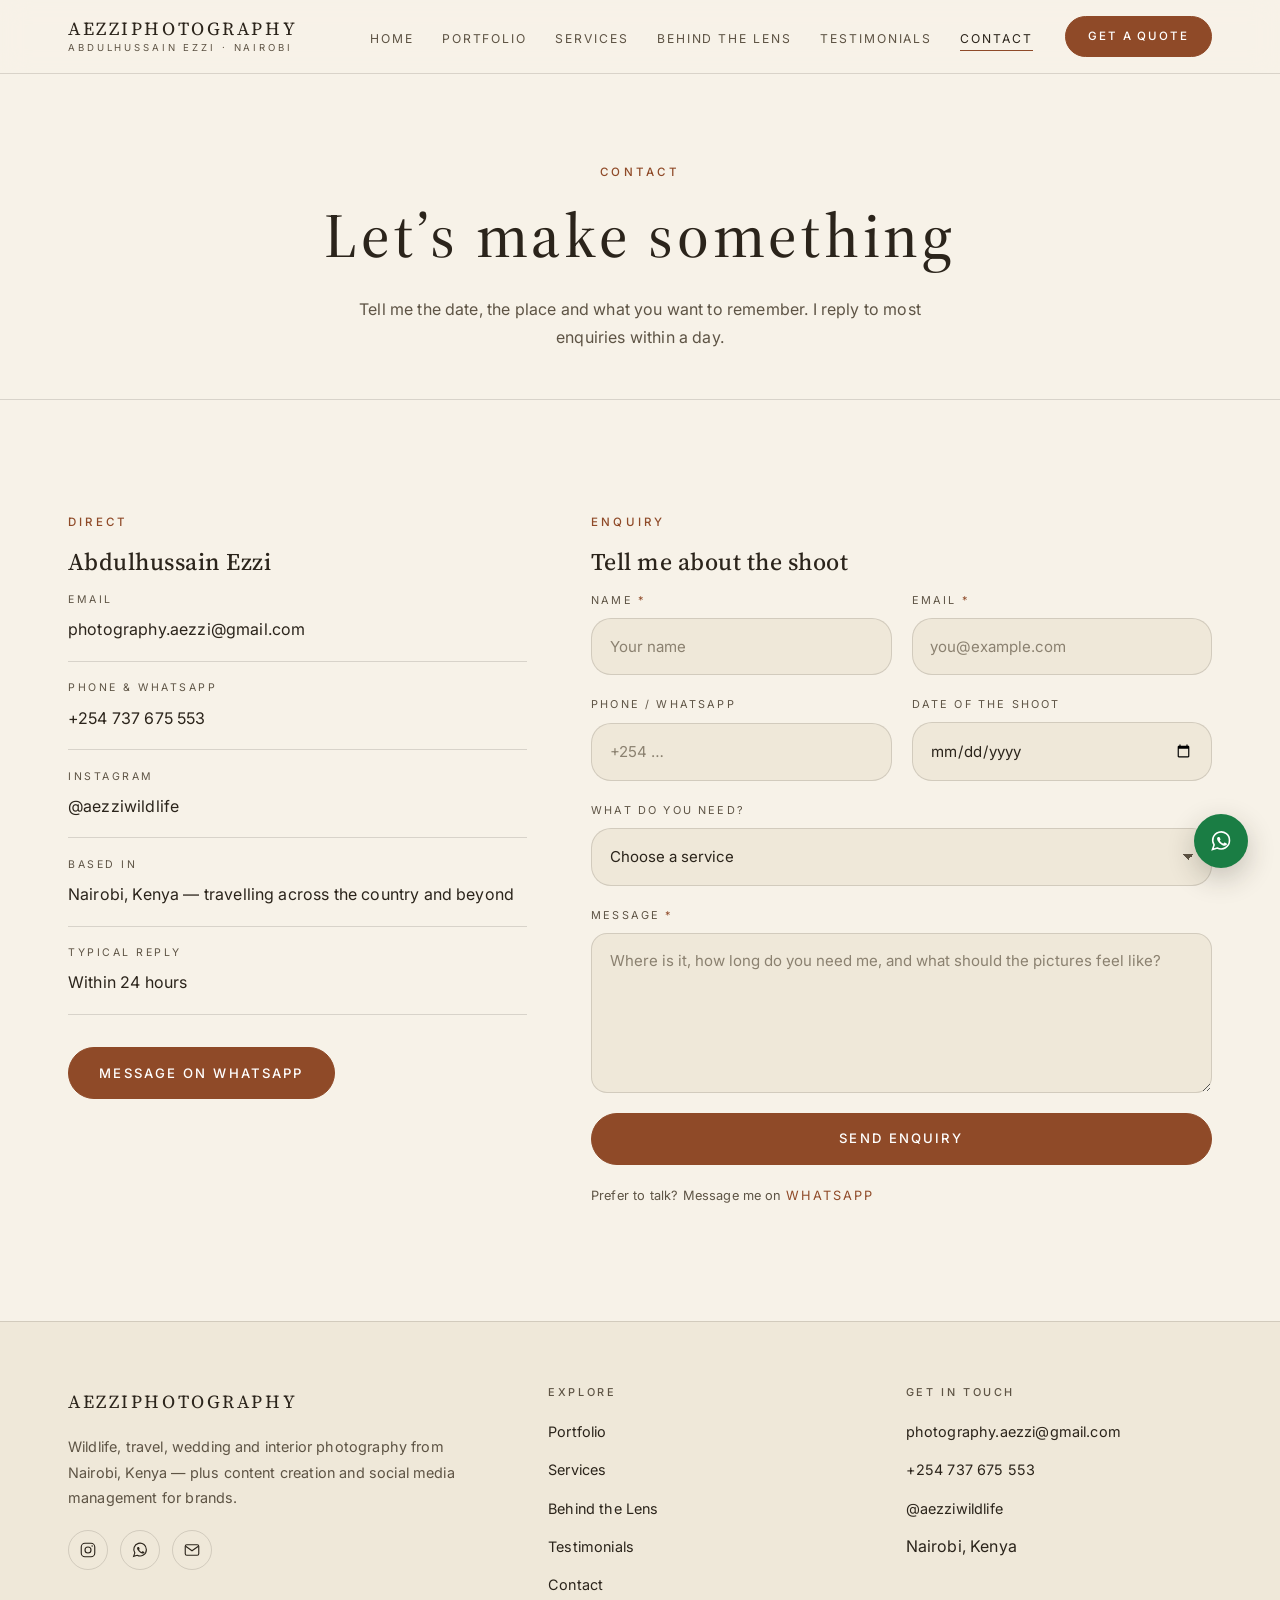
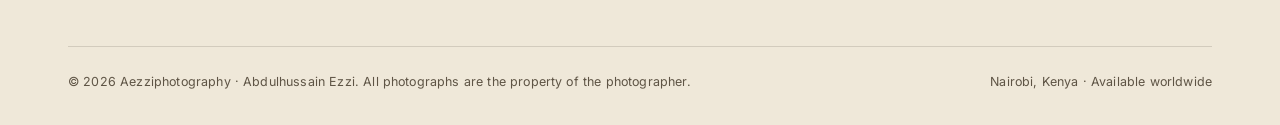
<file: contact.html>
<!doctype html>
<html lang="en">
<head>
  <meta charset="utf-8">
  <meta name="viewport" content="width=device-width, initial-scale=1">
  <meta name="theme-color" content="#f7f2e8">
  <link rel="icon" href="data:image/svg+xml,<svg xmlns='http://www.w3.org/2000/svg' viewBox='0 0 32 32'><rect width='32' height='32' fill='%23f7f2e8'/><text x='16' y='23' font-family='Georgia,serif' font-size='19' fill='%238f4a28' text-anchor='middle'>A</text></svg>">
  <link rel="preconnect" href="https://fonts.googleapis.com">
  <link rel="preconnect" href="https://fonts.gstatic.com" crossorigin>
  <link href="https://fonts.googleapis.com/css2?family=Inter:wght@400;500&family=Source+Serif+4:opsz,wght@8..60,400;8..60,500;8..60,600&display=swap" rel="stylesheet">
  <link rel="stylesheet" href="assets/css/styles.css">
  <title>Contact — Aezziphotography | Abdulhussain Ezzi, Nairobi</title>
  <meta name="description" content="Book Abdulhussain Ezzi for wildlife, wedding, interior, product or content photography in Nairobi and across Kenya. Email photography.aezzi@gmail.com or message on WhatsApp.">
  <meta property="og:title" content="Contact — Aezziphotography">
  <meta property="og:description" content="Get a quote for photography, video or content creation in Nairobi, Kenya.">
</head>
<body>
  <a class="skip-link" href="#main">Skip to content</a>

  <header class="site-header">
    <div class="site-header__inner">
      <a class="brand" href="index.html">
        <span class="brand__name">Aezziphotography</span>
        <span class="brand__tag">Abdulhussain Ezzi &middot; Nairobi</span>
      </a>

      <button class="nav-toggle" type="button" aria-expanded="false"
              aria-controls="primary-nav" aria-label="Toggle navigation">
        <span class="nav-toggle__bar"></span>
        <span class="nav-toggle__bar"></span>
        <span class="nav-toggle__bar"></span>
      </button>

      <nav class="nav" id="primary-nav" aria-label="Primary">
        <ul class="nav__list">
          <li><a class="nav__link" href="index.html">Home</a></li>
          <li><a class="nav__link" href="portfolio.html">Portfolio</a></li>
          <li><a class="nav__link" href="services.html">Services</a></li>
          <li><a class="nav__link" href="about.html">Behind the Lens</a></li>
          <li><a class="nav__link" href="testimonials.html">Testimonials</a></li>
          <li><a class="nav__link" href="contact.html">Contact</a></li>
        </ul>
        <a class="btn btn--solid nav__cta" data-href="whatsapp"
           href="http://wa.link/4n0kmk" target="_blank" rel="noopener">Get a quote</a>
      </nav>
    </div>
  </header>

  <main id="main">
    <div class="page-head">
      <div class="wrap">
        <span class="eyebrow">Contact</span>
        <h1>Let&rsquo;s make something</h1>
        <p>Tell me the date, the place and what you want to remember. I reply to most
           enquiries within a day.</p>
      </div>
    </div>

    <section class="section">
      <div class="wrap">
        <div class="contact-layout">

          <aside class="reveal">
            <span class="eyebrow">Direct</span>
            <h2 style="font-size:1.5rem">Abdulhussain Ezzi</h2>
            <ul class="contact-list">
              <li>
                <span class="contact-list__label">Email</span>
                <a data-href="email" data-site="email" href="mailto:photography.aezzi@gmail.com">photography.aezzi@gmail.com</a>
              </li>
              <li>
                <span class="contact-list__label">Phone &amp; WhatsApp</span>
                <a data-href="phone" data-site="phone" href="tel:+254737675553">+254 737 675 553</a>
              </li>
              <li>
                <span class="contact-list__label">Instagram</span>
                <a data-href="instagram" data-site="instagramHandle" href="https://www.instagram.com/aezziwildlife/" target="_blank" rel="noopener">@aezziwildlife</a>
              </li>
              <li>
                <span class="contact-list__label">Based in</span>
                Nairobi, Kenya &mdash; travelling across the country and beyond
              </li>
              <li>
                <span class="contact-list__label">Typical reply</span>
                Within 24 hours
              </li>
            </ul>

            <div class="btn-row" style="margin-top:2rem">
              <a class="btn btn--solid" data-href="whatsapp" href="http://wa.link/4n0kmk"
                 target="_blank" rel="noopener">Message on WhatsApp</a>
            </div>
          </aside>

          <div class="reveal">
            <span class="eyebrow">Enquiry</span>
            <h2 style="font-size:1.5rem">Tell me about the shoot</h2>

            <form class="form" data-contact-form novalidate>
              <div class="form__row">
                <div class="field">
                  <label for="name">Name <span class="req">*</span></label>
                  <input id="name" name="name" type="text" autocomplete="name" placeholder="Your name" required>
                </div>
                <div class="field">
                  <label for="email">Email <span class="req">*</span></label>
                  <input id="email" name="email" type="email" autocomplete="email" placeholder="you@example.com" required>
                </div>
              </div>

              <div class="form__row">
                <div class="field">
                  <label for="phone">Phone / WhatsApp</label>
                  <input id="phone" name="phone" type="tel" autocomplete="tel" placeholder="+254 …">
                </div>
                <div class="field">
                  <label for="date">Date of the shoot</label>
                  <input id="date" name="date" type="date">
                </div>
              </div>

              <div class="field">
                <label for="service">What do you need?</label>
                <select id="service" name="service">
                  <option value="">Choose a service</option>
                  <option>Wedding photography &amp; video</option>
                  <option>Event photography</option>
                  <option>Wildlife / safari</option>
                  <option>Travel</option>
                  <option>Hotel, interior or architecture</option>
                  <option>Real estate &amp; 360&deg; virtual tour</option>
                  <option>Product &amp; brand photography</option>
                  <option>Social media content creation</option>
                  <option>Videography</option>
                  <option>Animation &amp; VFX</option>
                  <option>Fine-art prints</option>
                  <option>Something else</option>
                </select>
              </div>

              <div class="field">
                <label for="message">Message <span class="req">*</span></label>
                <textarea id="message" name="message" placeholder="Where is it, how long do you need me, and what should the pictures feel like?" required></textarea>
              </div>

              <div class="hp" aria-hidden="true">
                <label for="_gotcha">Leave this field empty</label>
                <input id="_gotcha" name="_gotcha" type="text" tabindex="-1" autocomplete="off">
              </div>

              <p class="form__status" data-form-status hidden></p>

              <button class="btn btn--solid btn--block" type="submit">Send enquiry</button>
              <p class="form__note">
                Prefer to talk? Message me on
                <a class="link-arrow" data-href="whatsapp" href="http://wa.link/4n0kmk" target="_blank" rel="noopener">WhatsApp</a>
              </p>
            </form>
          </div>

        </div>
      </div>
    </section>
  </main>
  <footer class="site-footer">
    <div class="wrap">
      <div class="site-footer__grid">
        <div>
          <span class="brand__name">Aezziphotography</span>
          <p style="margin-top:1rem">
            Wildlife, travel, wedding and interior photography from Nairobi, Kenya —
            plus content creation and social media management for brands.
          </p>
          <div class="socials">
            <a data-href="instagram" href="https://www.instagram.com/aezziwildlife/"
               target="_blank" rel="noopener" aria-label="Instagram">
              <svg width="18" height="18" viewBox="0 0 24 24" fill="none" stroke="currentColor" stroke-width="1.5" aria-hidden="true">
                <rect x="3" y="3" width="18" height="18" rx="5"/><circle cx="12" cy="12" r="4"/><circle cx="17.5" cy="6.5" r="1" fill="currentColor" stroke="none"/>
              </svg>
            </a>
            <a data-href="whatsapp" href="http://wa.link/4n0kmk"
               target="_blank" rel="noopener" aria-label="WhatsApp">
              <svg width="18" height="18" viewBox="0 0 24 24" fill="none" stroke="currentColor" stroke-width="1.5" aria-hidden="true">
                <path d="M20.5 11.6a8.4 8.4 0 0 1-12.3 7.4L3.5 20.5l1.6-4.6a8.4 8.4 0 1 1 15.4-4.3Z"/>
                <path d="M8.9 8.3c.2-.4.4-.4.7-.4h.5c.2 0 .4 0 .6.5l.8 1.9c.1.2 0 .4-.1.5l-.4.5c-.1.2-.2.3 0 .6a7 7 0 0 0 3 2.6c.3.1.5.1.6-.1l.6-.7c.2-.2.3-.2.6-.1l1.8.9c.3.1.4.2.4.4a2 2 0 0 1-1.3 1.7c-.6.2-1.4.3-3.7-.7a9.4 9.4 0 0 1-4.3-4.2c-.7-1.3-.7-2.3-.5-2.9Z" fill="currentColor" stroke="none"/>
              </svg>
            </a>
            <a data-href="email" href="mailto:photography.aezzi@gmail.com" aria-label="Email">
              <svg width="18" height="18" viewBox="0 0 24 24" fill="none" stroke="currentColor" stroke-width="1.5" aria-hidden="true">
                <rect x="3" y="5" width="18" height="14" rx="2"/><path d="m3.5 7 8.5 6 8.5-6"/>
              </svg>
            </a>
          </div>
        </div>

        <div>
          <h4>Explore</h4>
          <ul class="footer-list">
            <li><a href="portfolio.html">Portfolio</a></li>
            <li><a href="services.html">Services</a></li>
            <li><a href="about.html">Behind the Lens</a></li>
            <li><a href="testimonials.html">Testimonials</a></li>
            <li><a href="contact.html">Contact</a></li>
          </ul>
        </div>

        <div>
          <h4>Get in touch</h4>
          <ul class="footer-list">
            <li><a data-href="email" data-site="email" href="mailto:photography.aezzi@gmail.com">photography.aezzi@gmail.com</a></li>
            <li><a data-href="phone" data-site="phone" href="tel:+254737675553">+254 737 675 553</a></li>
            <li><a data-href="instagram" data-site="instagramHandle" href="https://www.instagram.com/aezziwildlife/" target="_blank" rel="noopener">@aezziwildlife</a></li>
            <li>Nairobi, Kenya</li>
          </ul>
        </div>
      </div>

      <div class="site-footer__base">
        <span>&copy; <span data-year>2026</span> Aezziphotography &middot; Abdulhussain Ezzi. All photographs are the property of the photographer.</span>
        <span>Nairobi, Kenya &middot; Available worldwide</span>
      </div>
    </div>
  </footer>

  <a class="fab" data-href="whatsapp" href="http://wa.link/4n0kmk"
     target="_blank" rel="noopener" aria-label="Message Abdulhussain on WhatsApp">
    <svg width="24" height="24" viewBox="0 0 24 24" fill="none" stroke="currentColor" stroke-width="1.6" aria-hidden="true">
      <path d="M20.5 11.6a8.4 8.4 0 0 1-12.3 7.4L3.5 20.5l1.6-4.6a8.4 8.4 0 1 1 15.4-4.3Z"/>
      <path d="M8.9 8.3c.2-.4.4-.4.7-.4h.5c.2 0 .4 0 .6.5l.8 1.9c.1.2 0 .4-.1.5l-.4.5c-.1.2-.2.3 0 .6a7 7 0 0 0 3 2.6c.3.1.5.1.6-.1l.6-.7c.2-.2.3-.2.6-.1l1.8.9c.3.1.4.2.4.4a2 2 0 0 1-1.3 1.7c-.6.2-1.4.3-3.7-.7a9.4 9.4 0 0 1-4.3-4.2c-.7-1.3-.7-2.3-.5-2.9Z" fill="currentColor" stroke="none"/>
    </svg>
  </a>

  <script src="assets/js/site-data.js"></script>
  <script src="assets/js/main.js"></script>
</body>
</html>
</file>
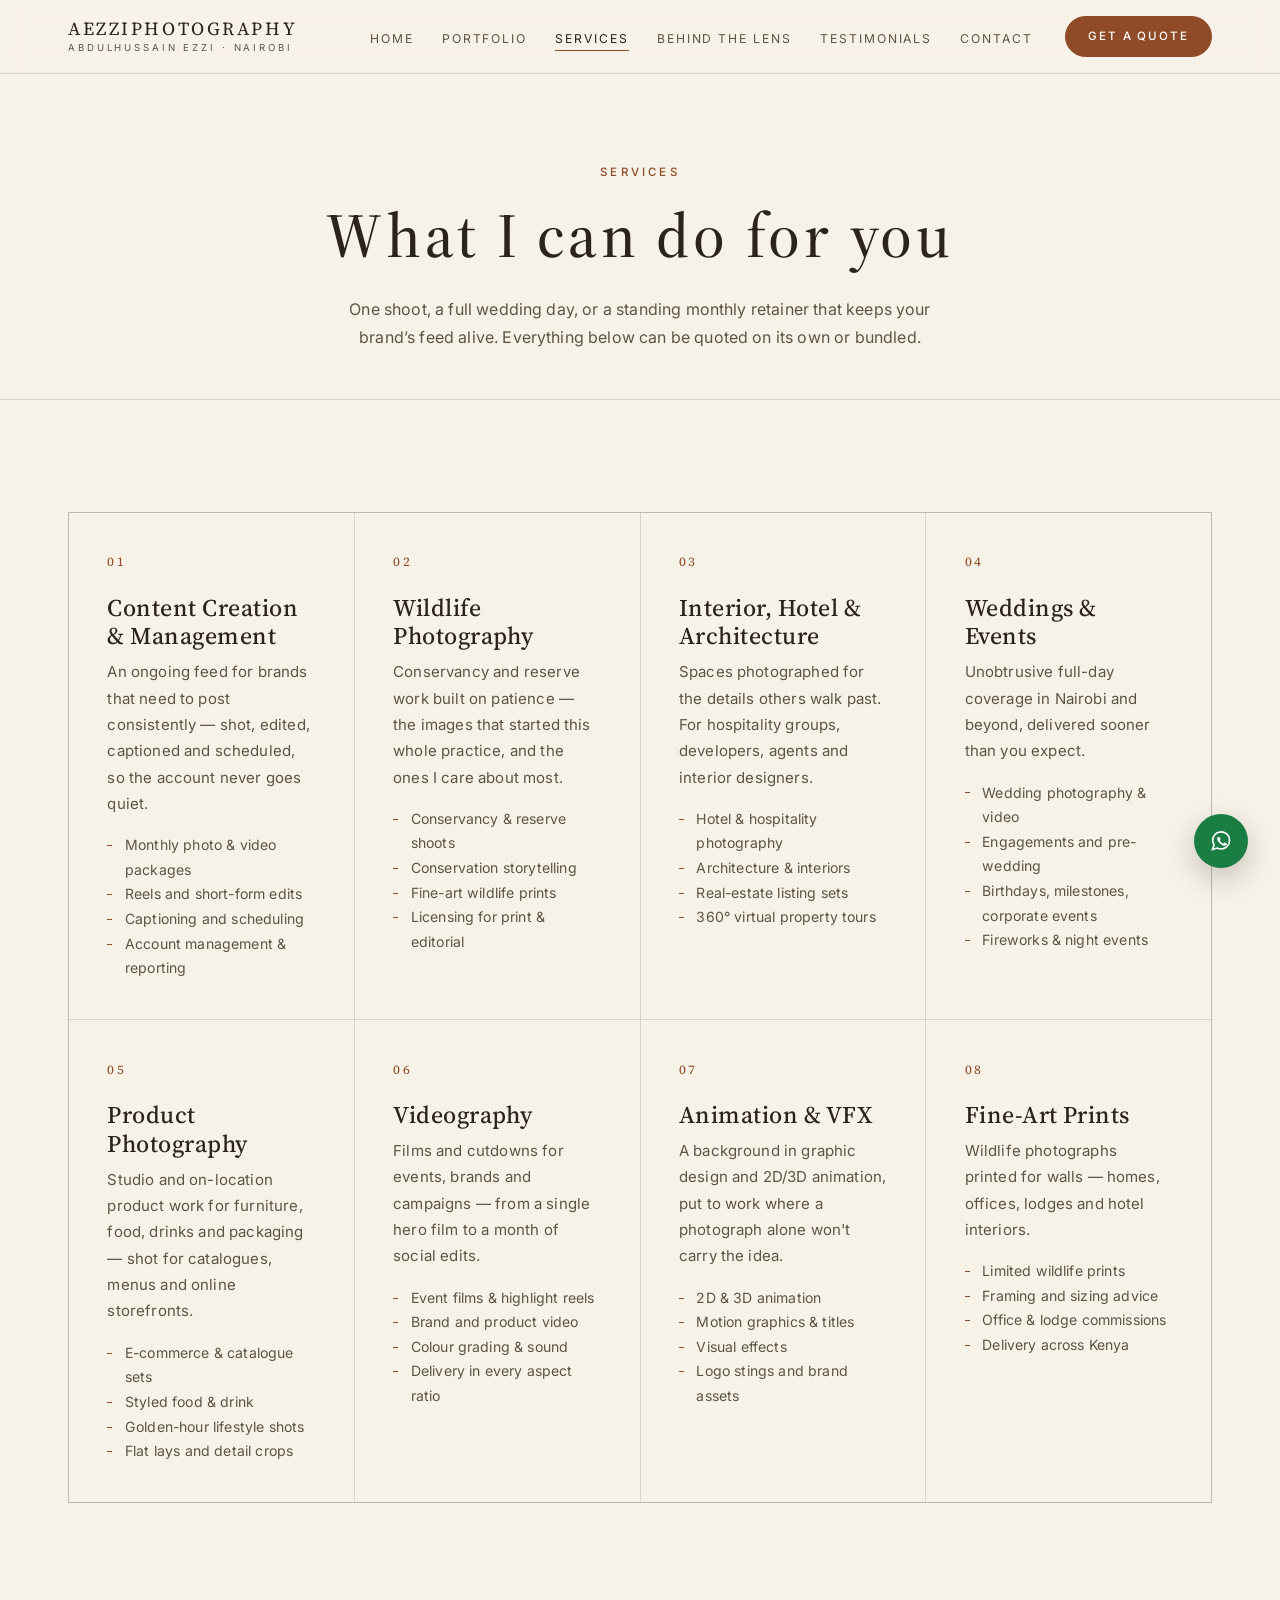
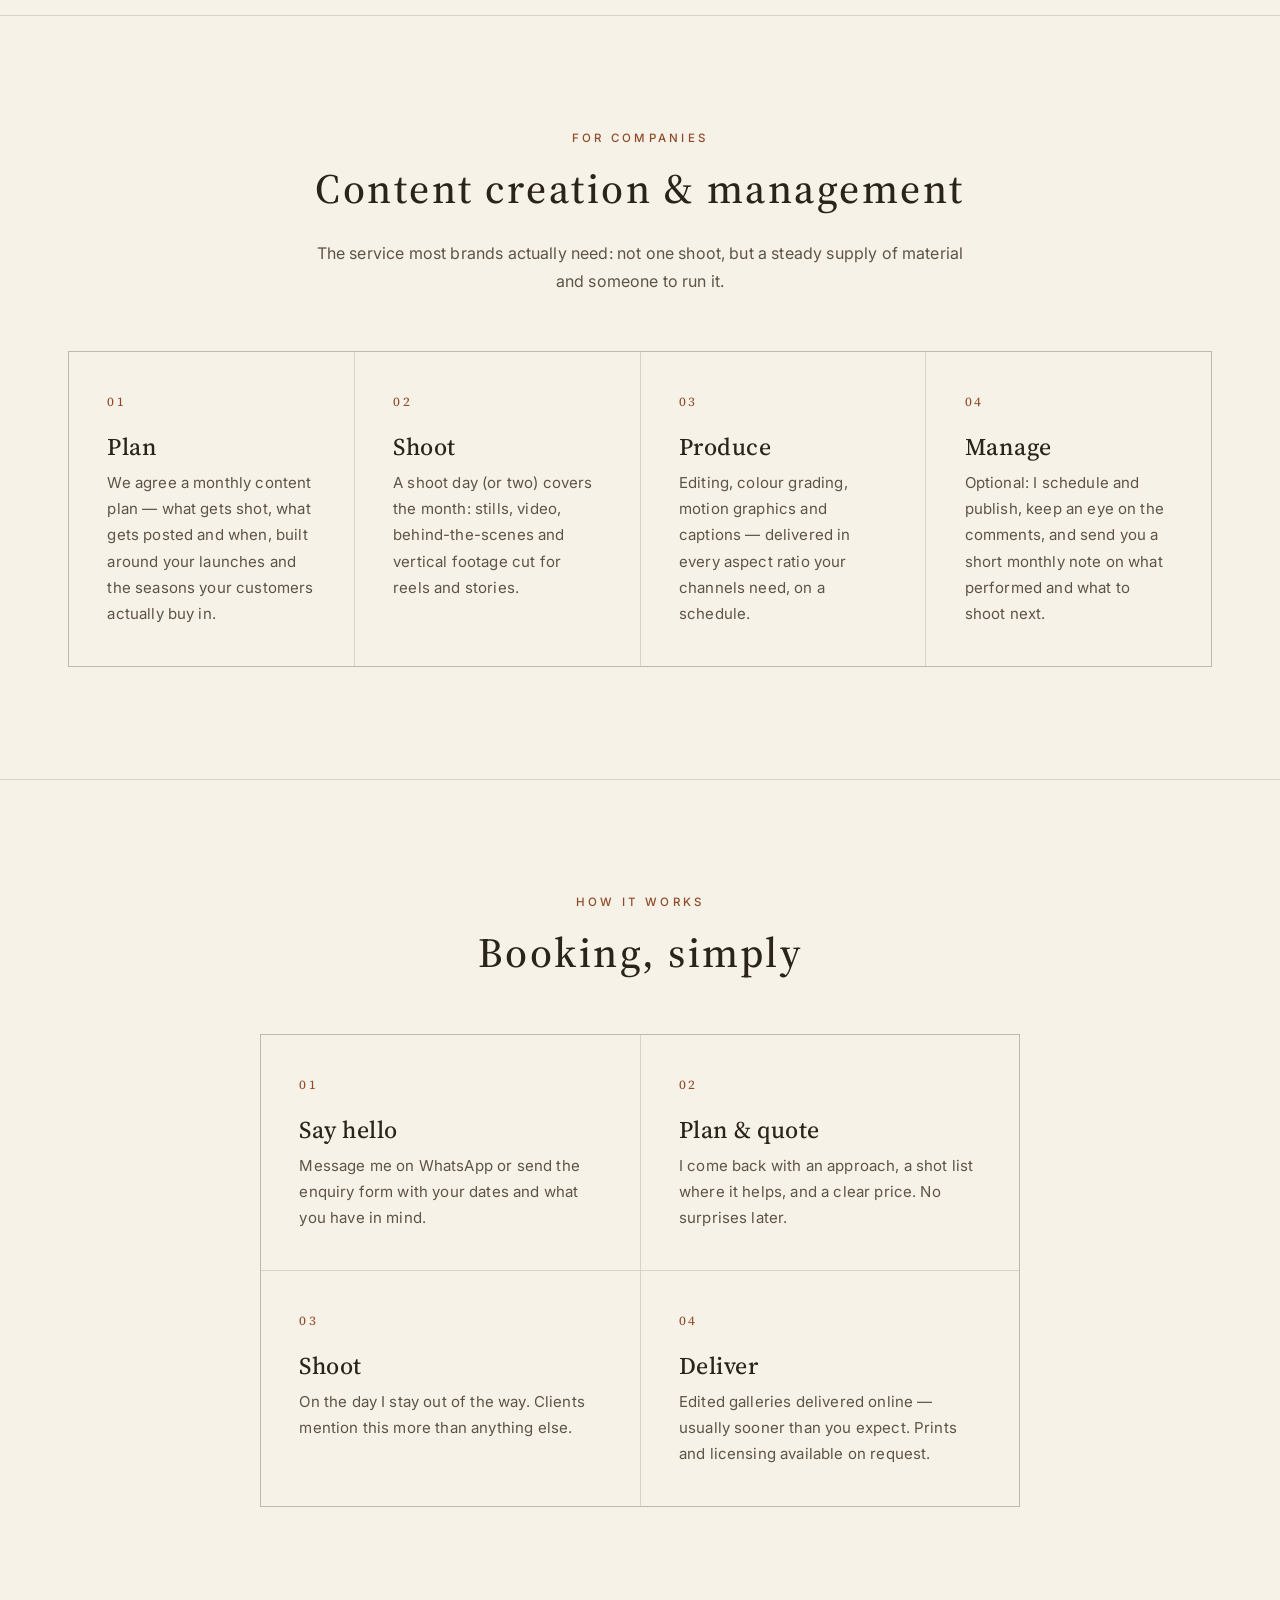
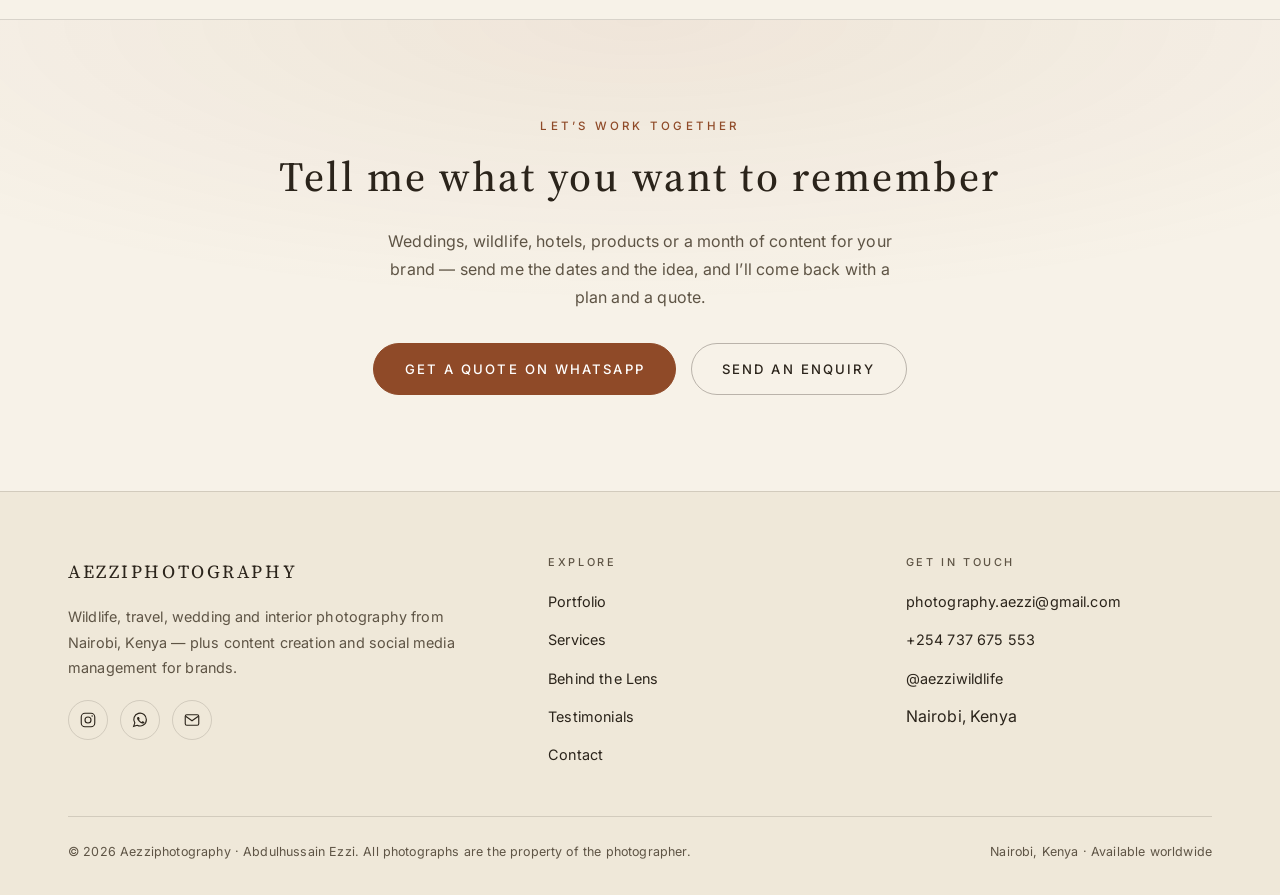
<file: services.html>
<!doctype html>
<html lang="en">
<head>
  <meta charset="utf-8">
  <meta name="viewport" content="width=device-width, initial-scale=1">
  <meta name="theme-color" content="#f7f2e8">
  <link rel="icon" href="data:image/svg+xml,<svg xmlns='http://www.w3.org/2000/svg' viewBox='0 0 32 32'><rect width='32' height='32' fill='%23f7f2e8'/><text x='16' y='23' font-family='Georgia,serif' font-size='19' fill='%238f4a28' text-anchor='middle'>A</text></svg>">
  <link rel="preconnect" href="https://fonts.googleapis.com">
  <link rel="preconnect" href="https://fonts.gstatic.com" crossorigin>
  <link href="https://fonts.googleapis.com/css2?family=Inter:wght@400;500&family=Source+Serif+4:opsz,wght@8..60,400;8..60,500;8..60,600&display=swap" rel="stylesheet">
  <link rel="stylesheet" href="assets/css/styles.css">
  <title>Services — Photography, Video &amp; Content Creation | Aezziphotography</title>
  <meta name="description" content="Wildlife, wedding, hotel, interior and product photography, videography, 360° virtual tours, animation and monthly social media content creation and management for brands in Nairobi.">
  <meta property="og:title" content="Services — Aezziphotography">
  <meta property="og:description" content="Photography, videography and social media content creation for brands in Nairobi, Kenya.">
</head>
<body>
  <a class="skip-link" href="#main">Skip to content</a>

  <header class="site-header">
    <div class="site-header__inner">
      <a class="brand" href="index.html">
        <span class="brand__name">Aezziphotography</span>
        <span class="brand__tag">Abdulhussain Ezzi &middot; Nairobi</span>
      </a>

      <button class="nav-toggle" type="button" aria-expanded="false"
              aria-controls="primary-nav" aria-label="Toggle navigation">
        <span class="nav-toggle__bar"></span>
        <span class="nav-toggle__bar"></span>
        <span class="nav-toggle__bar"></span>
      </button>

      <nav class="nav" id="primary-nav" aria-label="Primary">
        <ul class="nav__list">
          <li><a class="nav__link" href="index.html">Home</a></li>
          <li><a class="nav__link" href="portfolio.html">Portfolio</a></li>
          <li><a class="nav__link" href="services.html">Services</a></li>
          <li><a class="nav__link" href="about.html">Behind the Lens</a></li>
          <li><a class="nav__link" href="testimonials.html">Testimonials</a></li>
          <li><a class="nav__link" href="contact.html">Contact</a></li>
        </ul>
        <a class="btn btn--solid nav__cta" data-href="whatsapp"
           href="http://wa.link/4n0kmk" target="_blank" rel="noopener">Get a quote</a>
      </nav>
    </div>
  </header>

  <main id="main">
    <div class="page-head">
      <div class="wrap">
        <span class="eyebrow">Services</span>
        <h1>What I can do for you</h1>
        <p>One shoot, a full wedding day, or a standing monthly retainer that keeps your
           brand&rsquo;s feed alive. Everything below can be quoted on its own or bundled.</p>
      </div>
    </div>

    <section class="section">
      <div class="wrap">
        <div class="service-grid" data-services="all"></div>
      </div>
    </section>

    <section class="section section--edge">
      <div class="wrap">
        <div class="section-head reveal">
          <span class="eyebrow">For companies</span>
          <h2>Content creation &amp; management</h2>
          <p>The service most brands actually need: not one shoot, but a steady supply of
             material and someone to run it.</p>
        </div>

        <div class="service-grid">
          <article class="service reveal">
            <span class="service__num">01</span>
            <h3>Plan</h3>
            <p>We agree a monthly content plan &mdash; what gets shot, what gets posted and when,
               built around your launches and the seasons your customers actually buy in.</p>
          </article>
          <article class="service reveal">
            <span class="service__num">02</span>
            <h3>Shoot</h3>
            <p>A shoot day (or two) covers the month: stills, video, behind-the-scenes and
               vertical footage cut for reels and stories.</p>
          </article>
          <article class="service reveal">
            <span class="service__num">03</span>
            <h3>Produce</h3>
            <p>Editing, colour grading, motion graphics and captions &mdash; delivered in every
               aspect ratio your channels need, on a schedule.</p>
          </article>
          <article class="service reveal">
            <span class="service__num">04</span>
            <h3>Manage</h3>
            <p>Optional: I schedule and publish, keep an eye on the comments, and send you a
               short monthly note on what performed and what to shoot next.</p>
          </article>
        </div>
      </div>
    </section>

    <section class="section section--edge">
      <div class="wrap wrap--narrow">
        <div class="section-head reveal">
          <span class="eyebrow">How it works</span>
          <h2>Booking, simply</h2>
        </div>
        <div class="service-grid">
          <article class="service reveal">
            <span class="service__num">01</span>
            <h3>Say hello</h3>
            <p>Message me on WhatsApp or send the enquiry form with your dates and what you have in mind.</p>
          </article>
          <article class="service reveal">
            <span class="service__num">02</span>
            <h3>Plan &amp; quote</h3>
            <p>I come back with an approach, a shot list where it helps, and a clear price. No surprises later.</p>
          </article>
          <article class="service reveal">
            <span class="service__num">03</span>
            <h3>Shoot</h3>
            <p>On the day I stay out of the way. Clients mention this more than anything else.</p>
          </article>
          <article class="service reveal">
            <span class="service__num">04</span>
            <h3>Deliver</h3>
            <p>Edited galleries delivered online &mdash; usually sooner than you expect. Prints and
               licensing available on request.</p>
          </article>
        </div>
      </div>
    </section>
  <section class="cta">
    <div class="wrap wrap--narrow">
      <span class="eyebrow">Let&rsquo;s work together</span>
      <h2>Tell me what you want to remember</h2>
      <p>Weddings, wildlife, hotels, products or a month of content for your brand &mdash;
         send me the dates and the idea, and I&rsquo;ll come back with a plan and a quote.</p>
      <div class="btn-row btn-row--center">
        <a class="btn btn--solid" data-href="whatsapp"
           href="http://wa.link/4n0kmk" target="_blank" rel="noopener">Get a quote on WhatsApp</a>
        <a class="btn" href="contact.html">Send an enquiry</a>
      </div>
    </div>
  </section>
  </main>
  <footer class="site-footer">
    <div class="wrap">
      <div class="site-footer__grid">
        <div>
          <span class="brand__name">Aezziphotography</span>
          <p style="margin-top:1rem">
            Wildlife, travel, wedding and interior photography from Nairobi, Kenya —
            plus content creation and social media management for brands.
          </p>
          <div class="socials">
            <a data-href="instagram" href="https://www.instagram.com/aezziwildlife/"
               target="_blank" rel="noopener" aria-label="Instagram">
              <svg width="18" height="18" viewBox="0 0 24 24" fill="none" stroke="currentColor" stroke-width="1.5" aria-hidden="true">
                <rect x="3" y="3" width="18" height="18" rx="5"/><circle cx="12" cy="12" r="4"/><circle cx="17.5" cy="6.5" r="1" fill="currentColor" stroke="none"/>
              </svg>
            </a>
            <a data-href="whatsapp" href="http://wa.link/4n0kmk"
               target="_blank" rel="noopener" aria-label="WhatsApp">
              <svg width="18" height="18" viewBox="0 0 24 24" fill="none" stroke="currentColor" stroke-width="1.5" aria-hidden="true">
                <path d="M20.5 11.6a8.4 8.4 0 0 1-12.3 7.4L3.5 20.5l1.6-4.6a8.4 8.4 0 1 1 15.4-4.3Z"/>
                <path d="M8.9 8.3c.2-.4.4-.4.7-.4h.5c.2 0 .4 0 .6.5l.8 1.9c.1.2 0 .4-.1.5l-.4.5c-.1.2-.2.3 0 .6a7 7 0 0 0 3 2.6c.3.1.5.1.6-.1l.6-.7c.2-.2.3-.2.6-.1l1.8.9c.3.1.4.2.4.4a2 2 0 0 1-1.3 1.7c-.6.2-1.4.3-3.7-.7a9.4 9.4 0 0 1-4.3-4.2c-.7-1.3-.7-2.3-.5-2.9Z" fill="currentColor" stroke="none"/>
              </svg>
            </a>
            <a data-href="email" href="mailto:photography.aezzi@gmail.com" aria-label="Email">
              <svg width="18" height="18" viewBox="0 0 24 24" fill="none" stroke="currentColor" stroke-width="1.5" aria-hidden="true">
                <rect x="3" y="5" width="18" height="14" rx="2"/><path d="m3.5 7 8.5 6 8.5-6"/>
              </svg>
            </a>
          </div>
        </div>

        <div>
          <h4>Explore</h4>
          <ul class="footer-list">
            <li><a href="portfolio.html">Portfolio</a></li>
            <li><a href="services.html">Services</a></li>
            <li><a href="about.html">Behind the Lens</a></li>
            <li><a href="testimonials.html">Testimonials</a></li>
            <li><a href="contact.html">Contact</a></li>
          </ul>
        </div>

        <div>
          <h4>Get in touch</h4>
          <ul class="footer-list">
            <li><a data-href="email" data-site="email" href="mailto:photography.aezzi@gmail.com">photography.aezzi@gmail.com</a></li>
            <li><a data-href="phone" data-site="phone" href="tel:+254737675553">+254 737 675 553</a></li>
            <li><a data-href="instagram" data-site="instagramHandle" href="https://www.instagram.com/aezziwildlife/" target="_blank" rel="noopener">@aezziwildlife</a></li>
            <li>Nairobi, Kenya</li>
          </ul>
        </div>
      </div>

      <div class="site-footer__base">
        <span>&copy; <span data-year>2026</span> Aezziphotography &middot; Abdulhussain Ezzi. All photographs are the property of the photographer.</span>
        <span>Nairobi, Kenya &middot; Available worldwide</span>
      </div>
    </div>
  </footer>

  <a class="fab" data-href="whatsapp" href="http://wa.link/4n0kmk"
     target="_blank" rel="noopener" aria-label="Message Abdulhussain on WhatsApp">
    <svg width="24" height="24" viewBox="0 0 24 24" fill="none" stroke="currentColor" stroke-width="1.6" aria-hidden="true">
      <path d="M20.5 11.6a8.4 8.4 0 0 1-12.3 7.4L3.5 20.5l1.6-4.6a8.4 8.4 0 1 1 15.4-4.3Z"/>
      <path d="M8.9 8.3c.2-.4.4-.4.7-.4h.5c.2 0 .4 0 .6.5l.8 1.9c.1.2 0 .4-.1.5l-.4.5c-.1.2-.2.3 0 .6a7 7 0 0 0 3 2.6c.3.1.5.1.6-.1l.6-.7c.2-.2.3-.2.6-.1l1.8.9c.3.1.4.2.4.4a2 2 0 0 1-1.3 1.7c-.6.2-1.4.3-3.7-.7a9.4 9.4 0 0 1-4.3-4.2c-.7-1.3-.7-2.3-.5-2.9Z" fill="currentColor" stroke="none"/>
    </svg>
  </a>

  <script src="assets/js/site-data.js"></script>
  <script src="assets/js/main.js"></script>
</body>
</html>
</file>
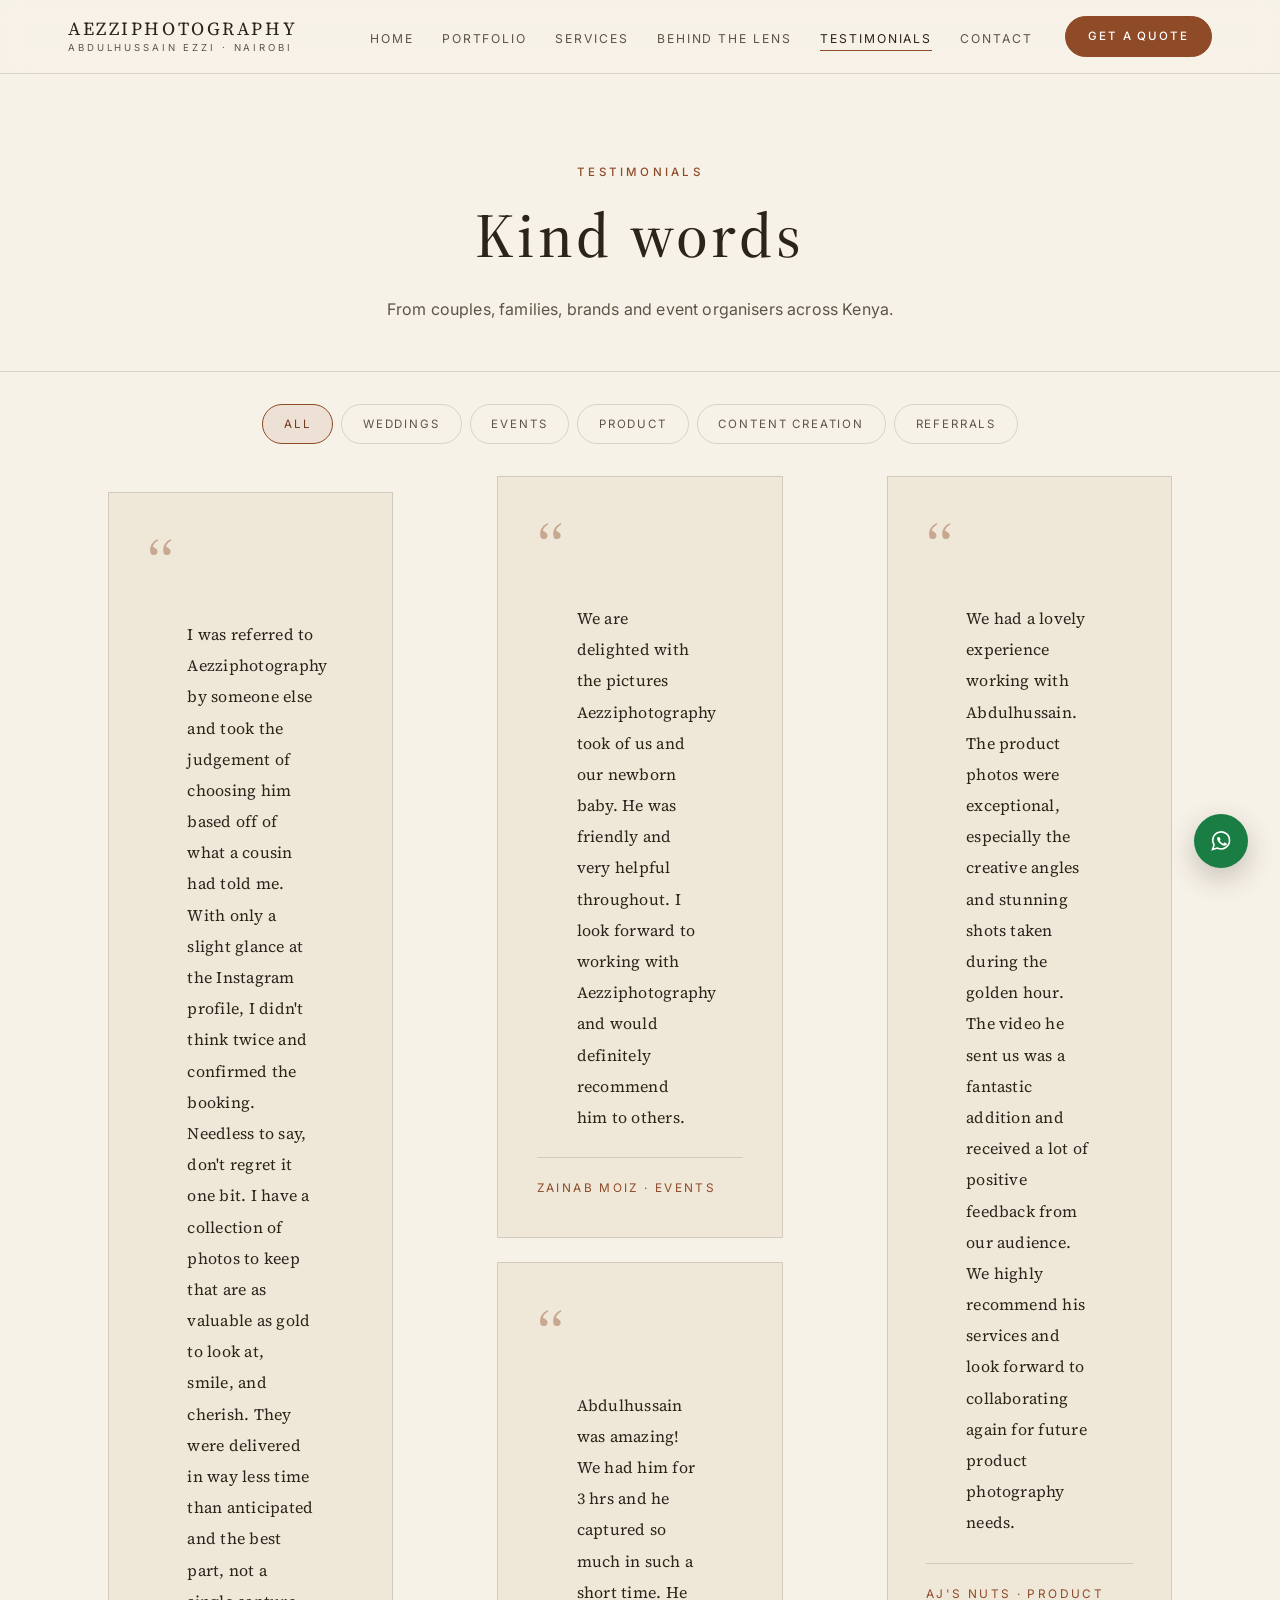
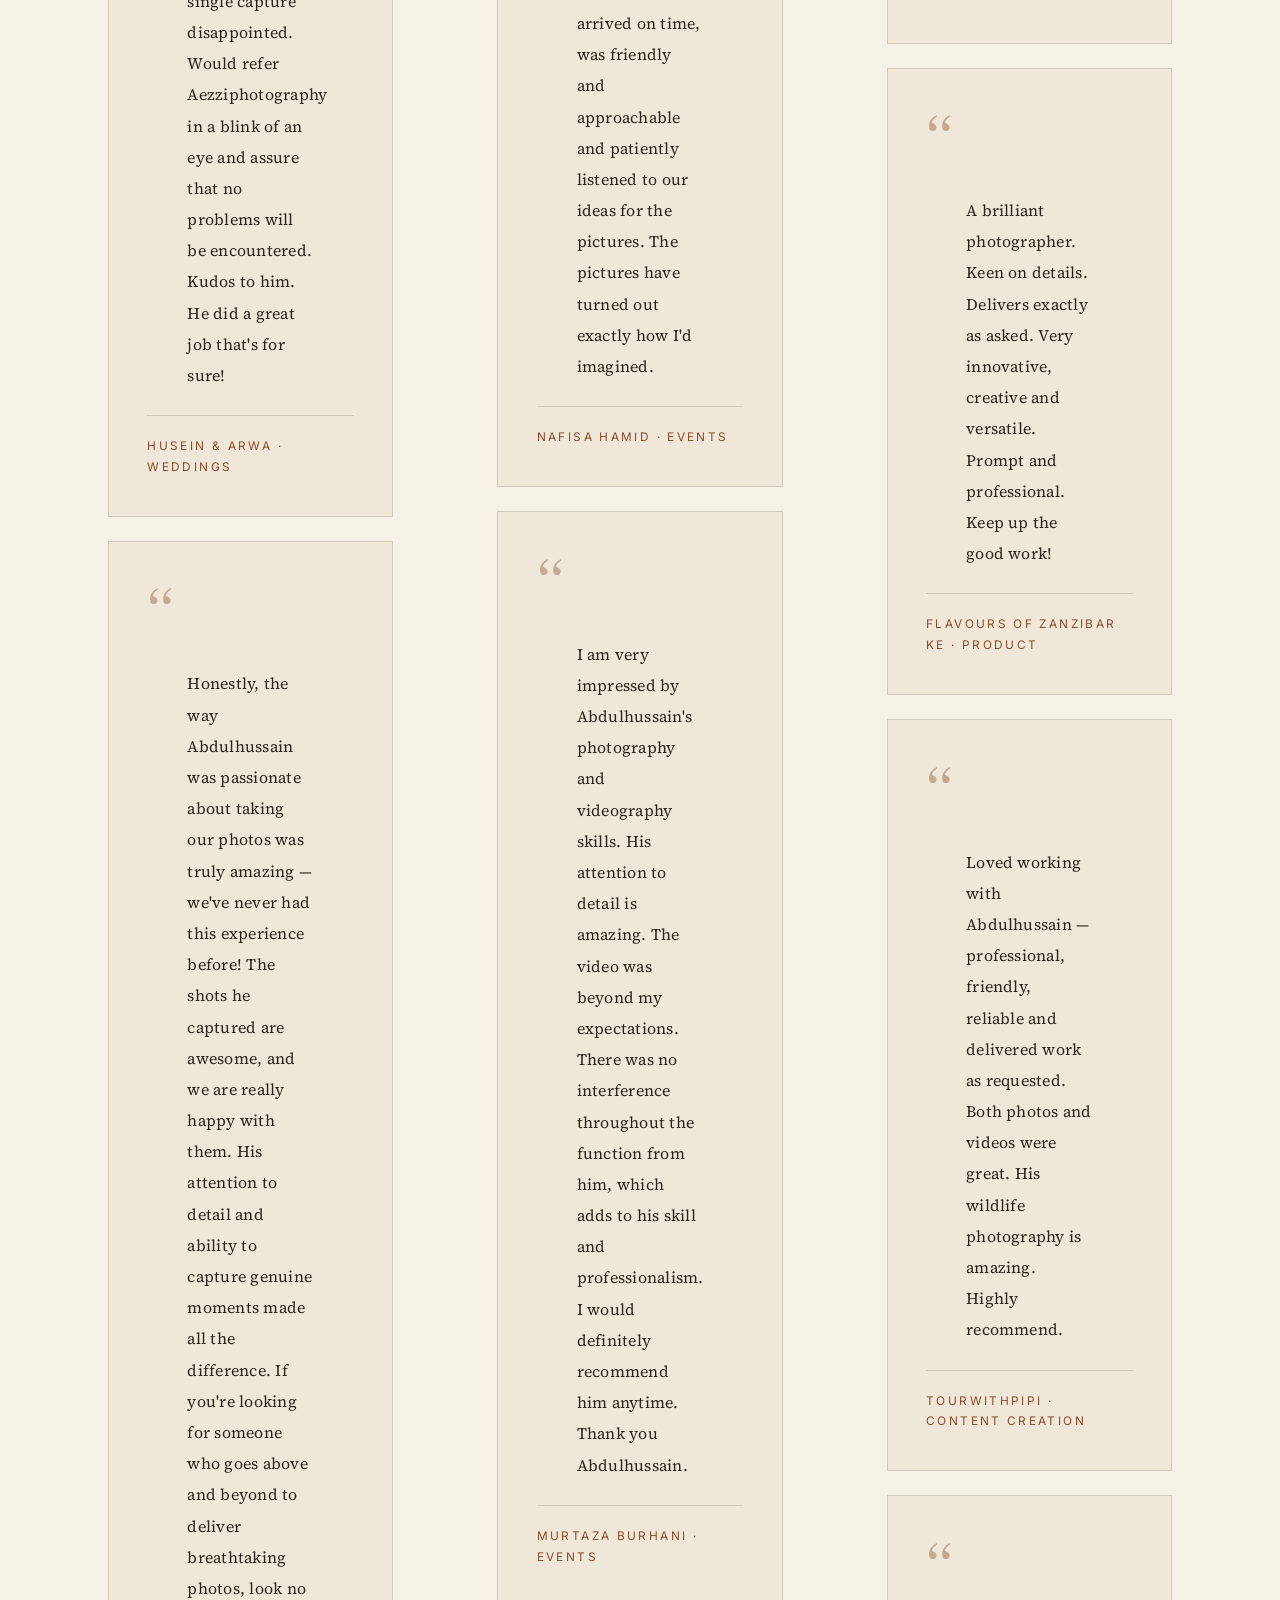
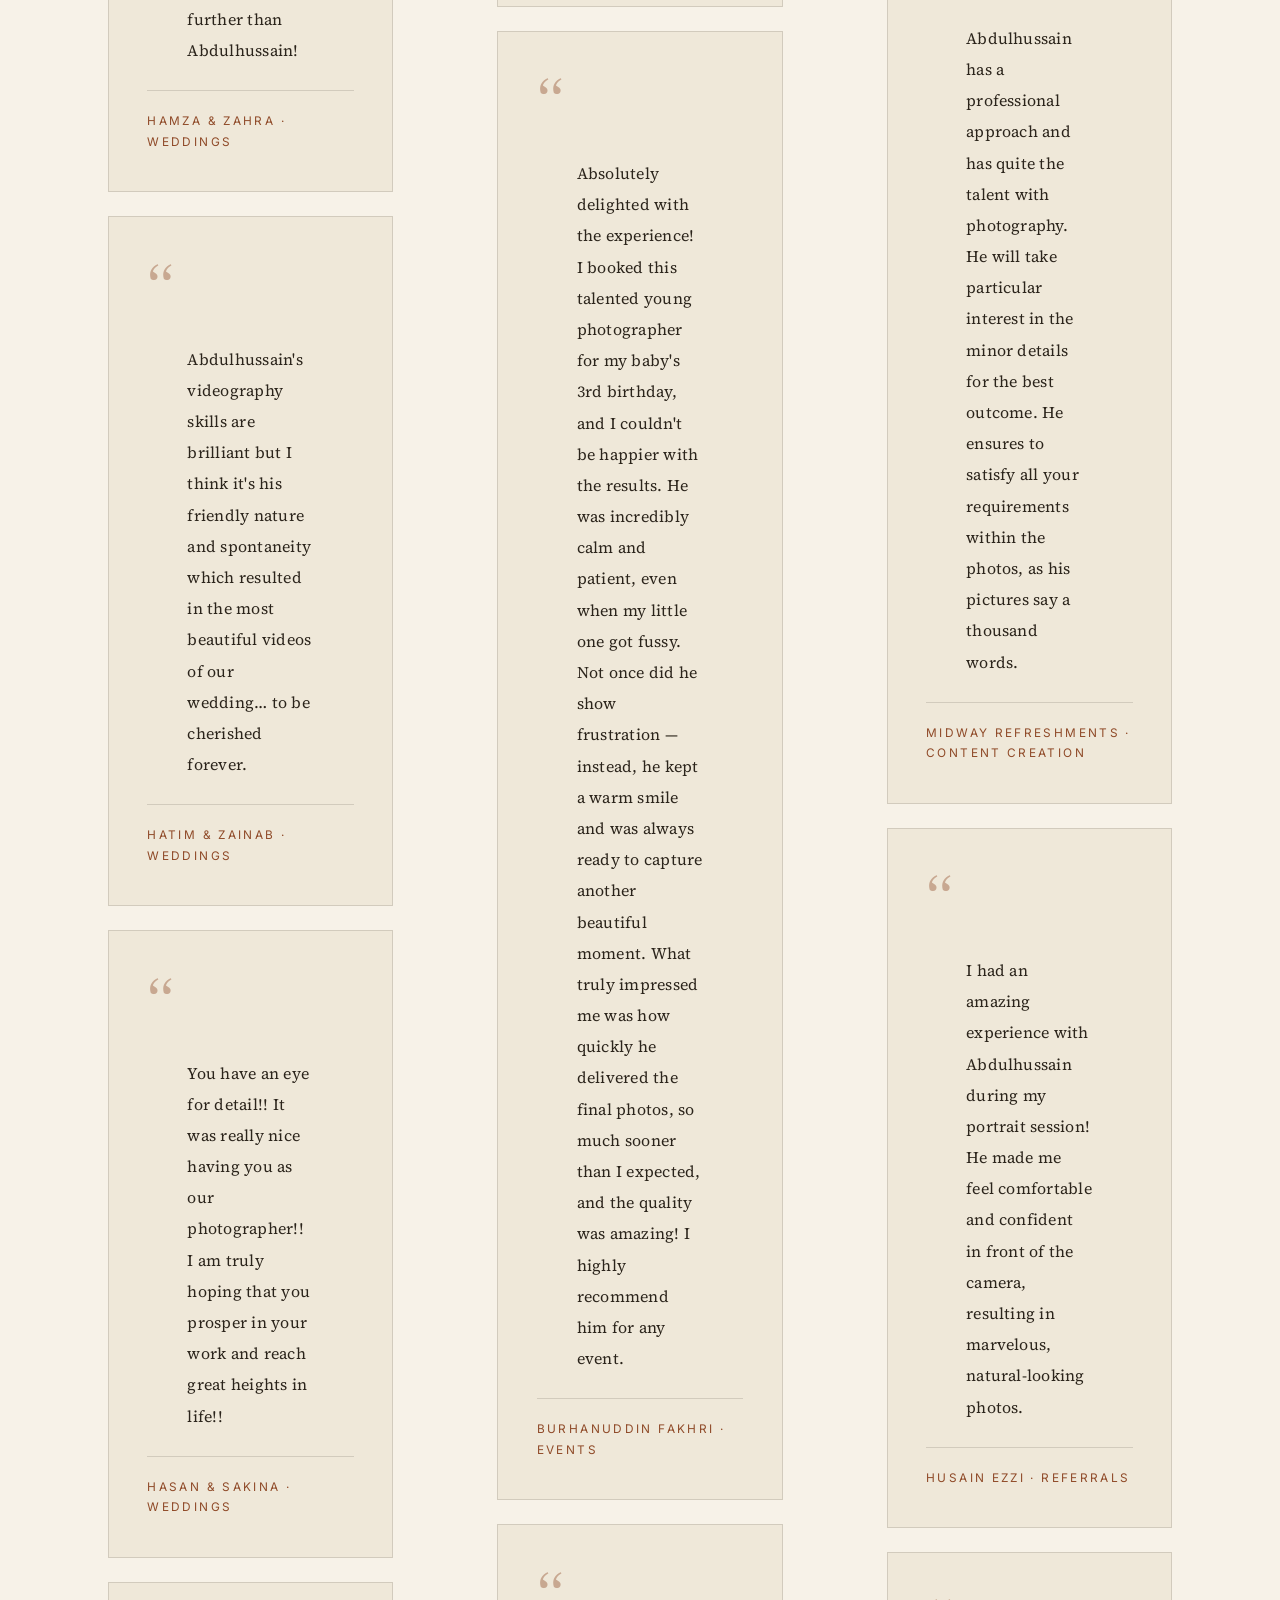
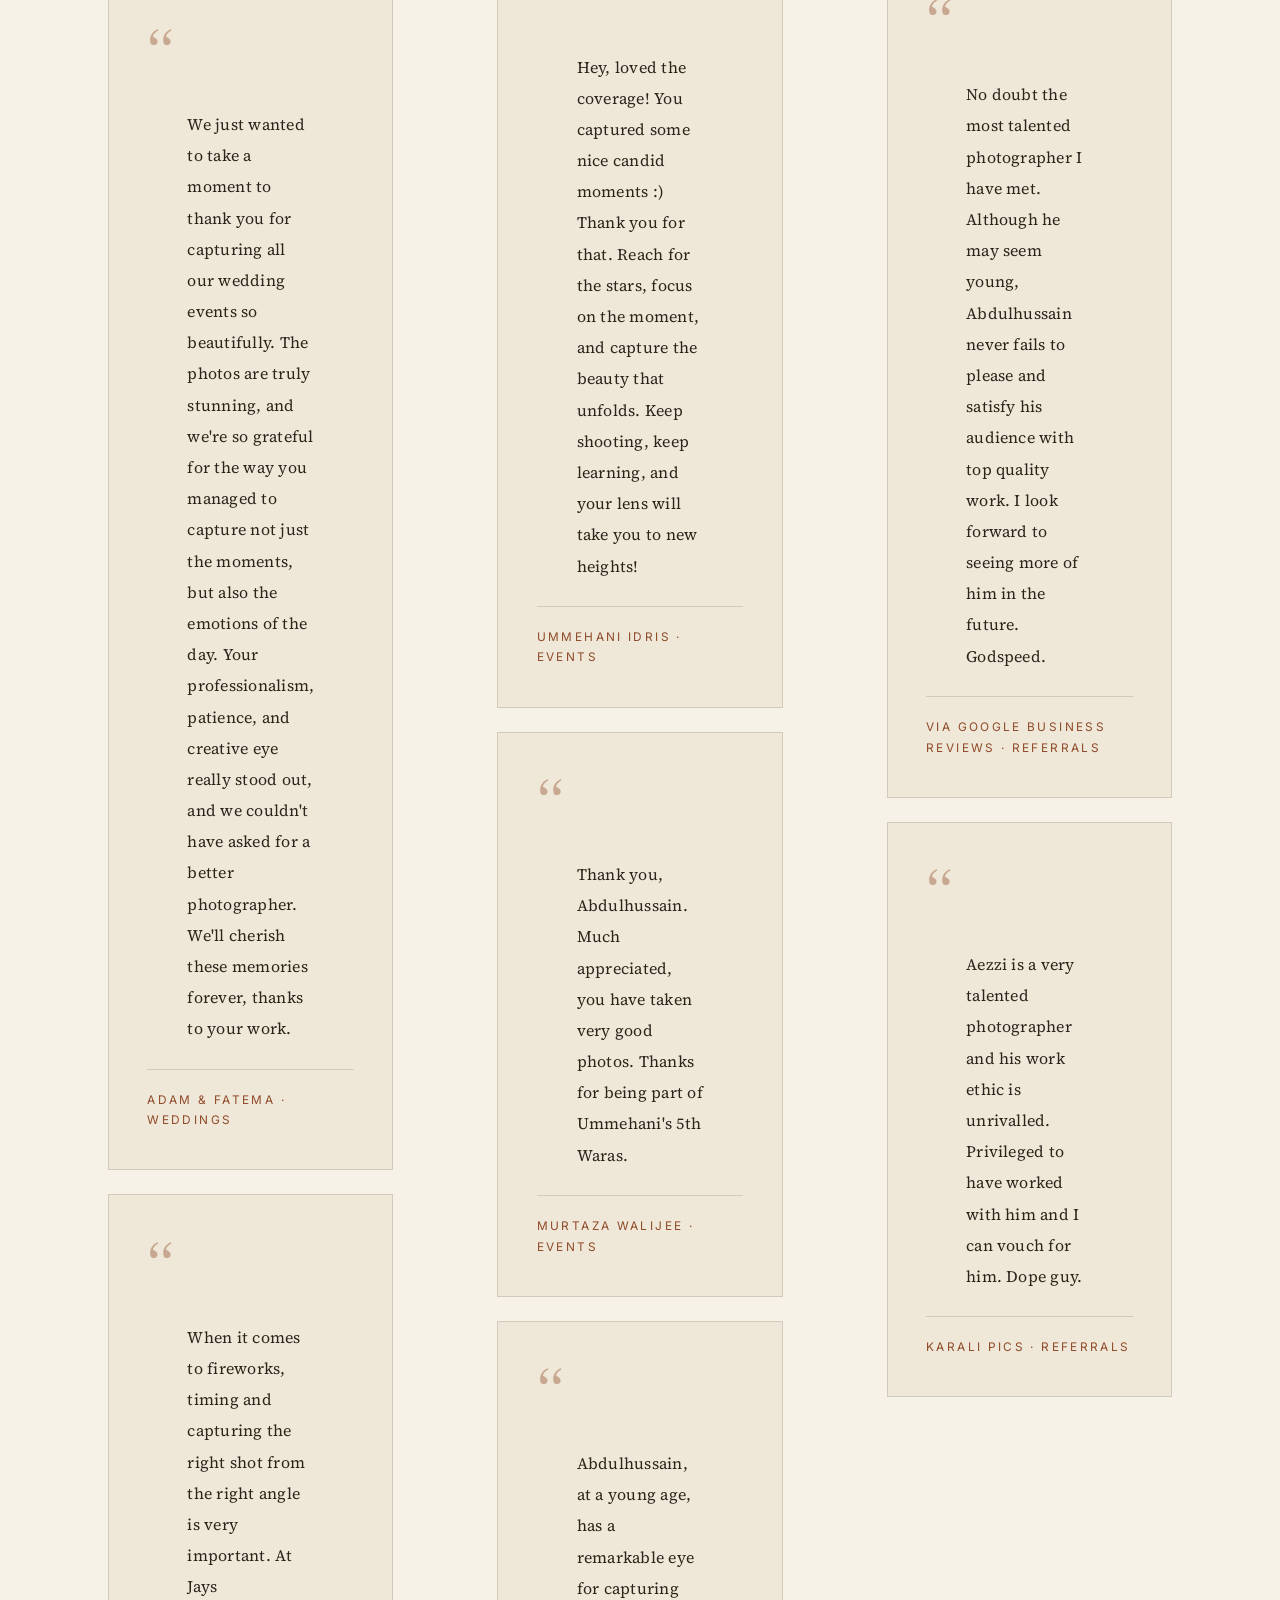
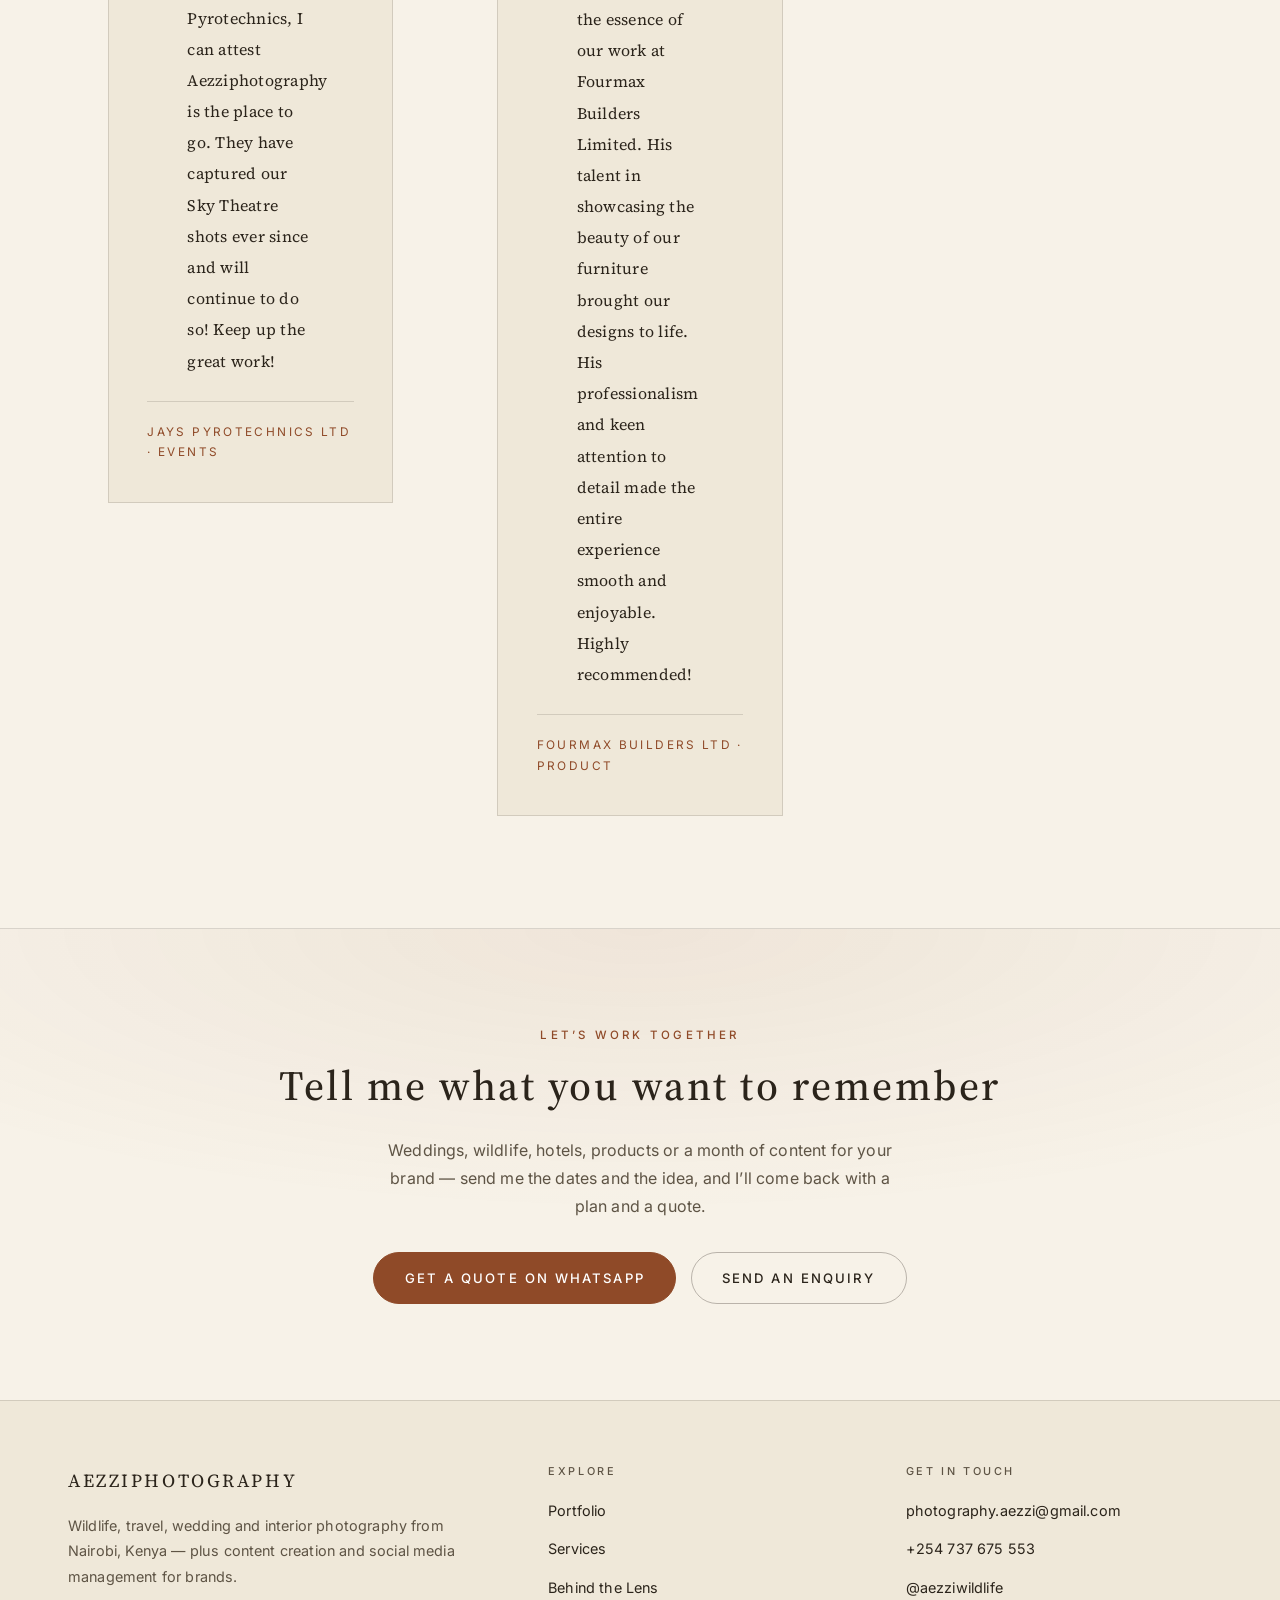
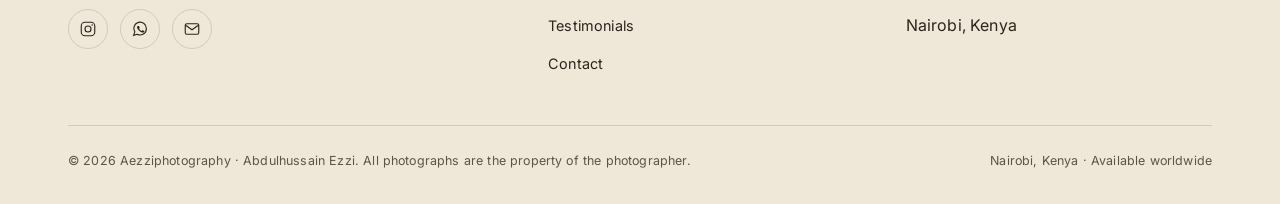
<file: testimonials.html>
<!doctype html>
<html lang="en">
<head>
  <meta charset="utf-8">
  <meta name="viewport" content="width=device-width, initial-scale=1">
  <meta name="theme-color" content="#f7f2e8">
  <link rel="icon" href="data:image/svg+xml,<svg xmlns='http://www.w3.org/2000/svg' viewBox='0 0 32 32'><rect width='32' height='32' fill='%23f7f2e8'/><text x='16' y='23' font-family='Georgia,serif' font-size='19' fill='%238f4a28' text-anchor='middle'>A</text></svg>">
  <link rel="preconnect" href="https://fonts.googleapis.com">
  <link rel="preconnect" href="https://fonts.gstatic.com" crossorigin>
  <link href="https://fonts.googleapis.com/css2?family=Inter:wght@400;500&family=Source+Serif+4:opsz,wght@8..60,400;8..60,500;8..60,600&display=swap" rel="stylesheet">
  <link rel="stylesheet" href="assets/css/styles.css">
  <title>Testimonials — Aezziphotography | Abdulhussain Ezzi</title>
  <meta name="description" content="What couples, brands and event organisers in Nairobi say about working with photographer Abdulhussain Ezzi of Aezziphotography.">
  <meta property="og:title" content="Testimonials — Aezziphotography">
  <meta property="og:description" content="Reviews from weddings, events, product shoots and content clients.">
</head>
<body>
  <a class="skip-link" href="#main">Skip to content</a>

  <header class="site-header">
    <div class="site-header__inner">
      <a class="brand" href="index.html">
        <span class="brand__name">Aezziphotography</span>
        <span class="brand__tag">Abdulhussain Ezzi &middot; Nairobi</span>
      </a>

      <button class="nav-toggle" type="button" aria-expanded="false"
              aria-controls="primary-nav" aria-label="Toggle navigation">
        <span class="nav-toggle__bar"></span>
        <span class="nav-toggle__bar"></span>
        <span class="nav-toggle__bar"></span>
      </button>

      <nav class="nav" id="primary-nav" aria-label="Primary">
        <ul class="nav__list">
          <li><a class="nav__link" href="index.html">Home</a></li>
          <li><a class="nav__link" href="portfolio.html">Portfolio</a></li>
          <li><a class="nav__link" href="services.html">Services</a></li>
          <li><a class="nav__link" href="about.html">Behind the Lens</a></li>
          <li><a class="nav__link" href="testimonials.html">Testimonials</a></li>
          <li><a class="nav__link" href="contact.html">Contact</a></li>
        </ul>
        <a class="btn btn--solid nav__cta" data-href="whatsapp"
           href="http://wa.link/4n0kmk" target="_blank" rel="noopener">Get a quote</a>
      </nav>
    </div>
  </header>

  <main id="main">
    <div class="page-head">
      <div class="wrap">
        <span class="eyebrow">Testimonials</span>
        <h1>Kind words</h1>
        <p>From couples, families, brands and event organisers across Kenya.</p>
      </div>
    </div>

    <div class="wrap">
      <div class="gallery-nav" data-testimonial-filters></div>
    </div>

    <section class="section" style="padding-top:0">
      <div class="wrap">
        <div class="quote-grid" data-testimonials></div>
      </div>
    </section>
  <section class="cta">
    <div class="wrap wrap--narrow">
      <span class="eyebrow">Let&rsquo;s work together</span>
      <h2>Tell me what you want to remember</h2>
      <p>Weddings, wildlife, hotels, products or a month of content for your brand &mdash;
         send me the dates and the idea, and I&rsquo;ll come back with a plan and a quote.</p>
      <div class="btn-row btn-row--center">
        <a class="btn btn--solid" data-href="whatsapp"
           href="http://wa.link/4n0kmk" target="_blank" rel="noopener">Get a quote on WhatsApp</a>
        <a class="btn" href="contact.html">Send an enquiry</a>
      </div>
    </div>
  </section>
  </main>
  <footer class="site-footer">
    <div class="wrap">
      <div class="site-footer__grid">
        <div>
          <span class="brand__name">Aezziphotography</span>
          <p style="margin-top:1rem">
            Wildlife, travel, wedding and interior photography from Nairobi, Kenya —
            plus content creation and social media management for brands.
          </p>
          <div class="socials">
            <a data-href="instagram" href="https://www.instagram.com/aezziwildlife/"
               target="_blank" rel="noopener" aria-label="Instagram">
              <svg width="18" height="18" viewBox="0 0 24 24" fill="none" stroke="currentColor" stroke-width="1.5" aria-hidden="true">
                <rect x="3" y="3" width="18" height="18" rx="5"/><circle cx="12" cy="12" r="4"/><circle cx="17.5" cy="6.5" r="1" fill="currentColor" stroke="none"/>
              </svg>
            </a>
            <a data-href="whatsapp" href="http://wa.link/4n0kmk"
               target="_blank" rel="noopener" aria-label="WhatsApp">
              <svg width="18" height="18" viewBox="0 0 24 24" fill="none" stroke="currentColor" stroke-width="1.5" aria-hidden="true">
                <path d="M20.5 11.6a8.4 8.4 0 0 1-12.3 7.4L3.5 20.5l1.6-4.6a8.4 8.4 0 1 1 15.4-4.3Z"/>
                <path d="M8.9 8.3c.2-.4.4-.4.7-.4h.5c.2 0 .4 0 .6.5l.8 1.9c.1.2 0 .4-.1.5l-.4.5c-.1.2-.2.3 0 .6a7 7 0 0 0 3 2.6c.3.1.5.1.6-.1l.6-.7c.2-.2.3-.2.6-.1l1.8.9c.3.1.4.2.4.4a2 2 0 0 1-1.3 1.7c-.6.2-1.4.3-3.7-.7a9.4 9.4 0 0 1-4.3-4.2c-.7-1.3-.7-2.3-.5-2.9Z" fill="currentColor" stroke="none"/>
              </svg>
            </a>
            <a data-href="email" href="mailto:photography.aezzi@gmail.com" aria-label="Email">
              <svg width="18" height="18" viewBox="0 0 24 24" fill="none" stroke="currentColor" stroke-width="1.5" aria-hidden="true">
                <rect x="3" y="5" width="18" height="14" rx="2"/><path d="m3.5 7 8.5 6 8.5-6"/>
              </svg>
            </a>
          </div>
        </div>

        <div>
          <h4>Explore</h4>
          <ul class="footer-list">
            <li><a href="portfolio.html">Portfolio</a></li>
            <li><a href="services.html">Services</a></li>
            <li><a href="about.html">Behind the Lens</a></li>
            <li><a href="testimonials.html">Testimonials</a></li>
            <li><a href="contact.html">Contact</a></li>
          </ul>
        </div>

        <div>
          <h4>Get in touch</h4>
          <ul class="footer-list">
            <li><a data-href="email" data-site="email" href="mailto:photography.aezzi@gmail.com">photography.aezzi@gmail.com</a></li>
            <li><a data-href="phone" data-site="phone" href="tel:+254737675553">+254 737 675 553</a></li>
            <li><a data-href="instagram" data-site="instagramHandle" href="https://www.instagram.com/aezziwildlife/" target="_blank" rel="noopener">@aezziwildlife</a></li>
            <li>Nairobi, Kenya</li>
          </ul>
        </div>
      </div>

      <div class="site-footer__base">
        <span>&copy; <span data-year>2026</span> Aezziphotography &middot; Abdulhussain Ezzi. All photographs are the property of the photographer.</span>
        <span>Nairobi, Kenya &middot; Available worldwide</span>
      </div>
    </div>
  </footer>

  <a class="fab" data-href="whatsapp" href="http://wa.link/4n0kmk"
     target="_blank" rel="noopener" aria-label="Message Abdulhussain on WhatsApp">
    <svg width="24" height="24" viewBox="0 0 24 24" fill="none" stroke="currentColor" stroke-width="1.6" aria-hidden="true">
      <path d="M20.5 11.6a8.4 8.4 0 0 1-12.3 7.4L3.5 20.5l1.6-4.6a8.4 8.4 0 1 1 15.4-4.3Z"/>
      <path d="M8.9 8.3c.2-.4.4-.4.7-.4h.5c.2 0 .4 0 .6.5l.8 1.9c.1.2 0 .4-.1.5l-.4.5c-.1.2-.2.3 0 .6a7 7 0 0 0 3 2.6c.3.1.5.1.6-.1l.6-.7c.2-.2.3-.2.6-.1l1.8.9c.3.1.4.2.4.4a2 2 0 0 1-1.3 1.7c-.6.2-1.4.3-3.7-.7a9.4 9.4 0 0 1-4.3-4.2c-.7-1.3-.7-2.3-.5-2.9Z" fill="currentColor" stroke="none"/>
    </svg>
  </a>

  <script src="assets/js/site-data.js"></script>
  <script src="assets/js/main.js"></script>
</body>
</html>
</file>
<file: assets/css/styles.css>
/* ==========================================================================
   Aezziphotography — Abdulhussain Ezzi
   Design system + components for a static, build-free photography site.
   ========================================================================== */

/* --------------------------------------------------------------- Tokens -- */
:root {
  /* Savanna earth: sand page, clay surfaces, bark text, terracotta accent.
     Warm enough that wildlife and interior photographs sit in it rather than
     on it. Every pairing below clears WCAG AA on all three surfaces. */
  --bg:            #f7f2e8;  /* sand      */
  --bg-elev:       #efe8d9;  /* dry clay  */
  --bg-elev-2:     #e4dac6;  /* deep clay */
  --text:          #2b241b;  /* bark      */
  --muted:         #5e5445;  /* warm stone */
  --line:          rgba(43, 36, 27, 0.15);
  --line-strong:   rgba(43, 36, 27, 0.3);
  --accent:        #8f4a28;  /* terracotta */
  --accent-bright: #73391e;  /* burnt umber, for hover */
  --accent-dim:    rgba(143, 74, 40, 0.1);
  --on-accent:     #ffffff;

  /* Anything sitting on a photograph stays light whatever the page does:
     the hero, category tiles and the lightbox all keep a warm dark scrim. */
  --on-photo:        #ffffff;
  --on-photo-muted:  rgba(255, 250, 242, 0.85);
  --on-photo-accent: #e8c9a0;  /* lit sand */
  --scrim:           38, 30, 22;

  --font-display: "Source Serif 4", "Iowan Old Style", Georgia, "Times New Roman", serif;
  --font-body:    "Inter", -apple-system, BlinkMacSystemFont, "Segoe UI", Roboto, Helvetica, Arial, sans-serif;

  --wrap:      1240px;
  --wrap-text: 760px;
  --gutter:    clamp(1.25rem, 4vw, 3rem);

  --header-h: 74px;
  --radius:   2px;
  --ease:     cubic-bezier(0.22, 0.61, 0.36, 1);
}

/* ---------------------------------------------------------------- Reset -- */
*, *::before, *::after { box-sizing: border-box; }

html {
  -webkit-text-size-adjust: 100%;
  scroll-behavior: smooth;
  scroll-padding-top: calc(var(--header-h) + 1rem);
}

body {
  margin: 0;
  background: var(--bg);
  color: var(--text);
  font-family: var(--font-body);
  font-size: 1rem;
  line-height: 1.75;
  letter-spacing: 0.01em;
  -webkit-font-smoothing: antialiased;
  text-rendering: optimizeLegibility;
  overflow-x: hidden;
}

body.is-locked { overflow: hidden; }

img, picture, video { display: block; max-width: 100%; height: auto; }
button, input, textarea, select { font: inherit; color: inherit; }
a { color: inherit; text-decoration: none; }

h1, h2, h3, h4 {
  font-family: var(--font-display);
  font-weight: 500;
  line-height: 1.2;
  margin: 0 0 0.6em;
  letter-spacing: 0.02em;
}

h1 { font-size: clamp(2.25rem, 6vw, 3.9rem); }
h2 { font-size: clamp(1.7rem, 4vw, 2.6rem); }
h3 { font-size: clamp(1.2rem, 2.2vw, 1.5rem); }

p { margin: 0 0 1.25em; }
p:last-child { margin-bottom: 0; }

::selection { background: var(--accent); color: var(--on-accent); }

:focus-visible {
  outline: 2px solid var(--accent-bright);
  outline-offset: 3px;
  border-radius: var(--radius);
}

/* ------------------------------------------------------------- Utility -- */
.wrap {
  width: 100%;
  max-width: var(--wrap);
  margin-inline: auto;
  padding-inline: var(--gutter);
}

.wrap--narrow { max-width: calc(var(--wrap-text) + var(--gutter) * 2); }

.section { padding-block: clamp(3.5rem, 9vw, 7rem); }
.section--tight { padding-block: clamp(2.5rem, 6vw, 4.5rem); }
.section--edge { border-top: 1px solid var(--line); }

.lede {
  font-size: clamp(1.05rem, 1.6vw, 1.2rem);
  color: var(--muted);
  line-height: 1.9;
}

.center { text-align: center; }

.skip-link {
  position: absolute;
  left: 50%;
  top: 0;
  translate: -50% -150%;
  z-index: 200;
  padding: 0.7rem 1.25rem;
  background: var(--accent);
  color: var(--on-accent);
  font-size: 0.85rem;
  letter-spacing: 0.08em;
  text-transform: uppercase;
  transition: translate 0.2s var(--ease);
}
.skip-link:focus { translate: -50% 0; }

.sr-only {
  position: absolute;
  width: 1px; height: 1px;
  padding: 0; margin: -1px;
  overflow: hidden;
  clip-path: inset(50%);
  white-space: nowrap;
}

/* Small letter-spaced label, echoing the original theme's type treatment. */
.eyebrow {
  display: block;
  font-family: var(--font-body);
  font-size: 0.72rem;
  font-weight: 500;
  letter-spacing: 0.28em;
  text-transform: uppercase;
  color: var(--accent);
  margin-bottom: 1rem;
}

.rule {
  border: 0;
  border-top: 1px solid var(--line);
  margin: 0;
}

/* ------------------------------------------------------------- Buttons -- */
.btn {
  --btn-bg: transparent;
  --btn-fg: var(--text);
  --btn-bd: var(--line-strong);
  display: inline-flex;
  align-items: center;
  justify-content: center;
  gap: 0.6rem;
  padding: 0.85rem 1.9rem;
  background: var(--btn-bg);
  color: var(--btn-fg);
  border: 1px solid var(--btn-bd);
  border-radius: 100px;
  font-size: 0.82rem;
  font-weight: 500;
  letter-spacing: 0.16em;
  text-transform: uppercase;
  cursor: pointer;
  transition: background 0.25s var(--ease), color 0.25s var(--ease),
              border-color 0.25s var(--ease), transform 0.25s var(--ease);
}

.btn:hover { transform: translateY(-2px); border-color: var(--accent); color: var(--accent-bright); }

.btn--solid {
  --btn-bg: var(--accent);
  --btn-fg: var(--on-accent);
  --btn-bd: var(--accent);
}
.btn--solid:hover {
  --btn-bg: var(--accent-bright);
  --btn-bd: var(--accent-bright);
  color: var(--on-accent);
}

.btn--block { width: 100%; }

.btn-row {
  display: flex;
  flex-wrap: wrap;
  gap: 0.9rem;
  align-items: center;
}
.btn-row--center { justify-content: center; }

/* Underlined text link with an animated rule. */
.link-arrow {
  display: inline-flex;
  align-items: center;
  gap: 0.5rem;
  font-size: 0.8rem;
  letter-spacing: 0.16em;
  text-transform: uppercase;
  color: var(--accent);
  padding-bottom: 2px;
  background-image: linear-gradient(var(--accent), var(--accent));
  background-size: 0% 1px;
  background-position: 0 100%;
  background-repeat: no-repeat;
  transition: background-size 0.3s var(--ease);
}
.link-arrow:hover { background-size: 100% 1px; }

/* -------------------------------------------------------------- Header -- */
.site-header {
  position: sticky;
  top: 0;
  z-index: 100;
  height: var(--header-h);
  display: flex;
  align-items: center;
  background: color-mix(in srgb, var(--bg) 88%, transparent);
  backdrop-filter: blur(14px);
  -webkit-backdrop-filter: blur(14px);
  border-bottom: 1px solid var(--line);
}

.site-header__inner {
  display: flex;
  align-items: center;
  justify-content: space-between;
  gap: 1.5rem;
  width: 100%;
  max-width: var(--wrap);
  margin-inline: auto;
  padding-inline: var(--gutter);
}

.brand {
  display: flex;
  flex-direction: column;
  line-height: 1.1;
}
.brand__name {
  font-family: var(--font-display);
  font-size: 1.15rem;
  letter-spacing: 0.14em;
  text-transform: uppercase;
}
.brand__tag {
  font-size: 0.6rem;
  letter-spacing: 0.3em;
  text-transform: uppercase;
  color: var(--muted);
  margin-top: 0.25rem;
}

.nav { display: flex; align-items: center; gap: 2rem; }

.nav__list {
  display: flex;
  align-items: center;
  gap: 1.75rem;
  list-style: none;
  margin: 0;
  padding: 0;
}

.nav__link {
  position: relative;
  font-size: 0.76rem;
  letter-spacing: 0.16em;
  text-transform: uppercase;
  color: var(--muted);
  padding-block: 0.35rem;
  transition: color 0.25s var(--ease);
}
.nav__link::after {
  content: "";
  position: absolute;
  left: 0; bottom: 0;
  width: 100%; height: 1px;
  background: var(--accent);
  scale: 0 1;
  transform-origin: left;
  transition: scale 0.3s var(--ease);
}
.nav__link:hover { color: var(--text); }
.nav__link:hover::after,
.nav__link[aria-current="page"]::after { scale: 1 1; }
.nav__link[aria-current="page"] { color: var(--text); }

.nav__cta { padding: 0.6rem 1.4rem; font-size: 0.72rem; }

.nav-toggle {
  display: none;
  width: 44px; height: 44px;
  background: none;
  border: 1px solid var(--line);
  border-radius: var(--radius);
  cursor: pointer;
  padding: 0;
  place-items: center;
}
.nav-toggle__bar {
  display: block;
  width: 20px; height: 1px;
  background: var(--text);
  margin: 4px auto;
  transition: translate 0.25s var(--ease), rotate 0.25s var(--ease), opacity 0.2s var(--ease);
}
.nav-toggle[aria-expanded="true"] .nav-toggle__bar:nth-child(1) { translate: 0 5px; rotate: 45deg; }
.nav-toggle[aria-expanded="true"] .nav-toggle__bar:nth-child(2) { opacity: 0; }
.nav-toggle[aria-expanded="true"] .nav-toggle__bar:nth-child(3) { translate: 0 -5px; rotate: -45deg; }

@media (max-width: 900px) {
  .nav-toggle { display: grid; }
  .nav {
    position: fixed;
    inset: var(--header-h) 0 auto 0;
    flex-direction: column;
    align-items: stretch;
    gap: 0;
    padding: 1.5rem var(--gutter) 2.5rem;
    background: var(--bg-elev);
    border-bottom: 1px solid var(--line);
    max-height: calc(100dvh - var(--header-h));
    overflow-y: auto;
    translate: 0 -12px;
    opacity: 0;
    visibility: hidden;
    transition: translate 0.3s var(--ease), opacity 0.3s var(--ease), visibility 0.3s;
  }
  .nav.is-open { translate: 0 0; opacity: 1; visibility: visible; }
  .nav__list { flex-direction: column; align-items: stretch; gap: 0; }
  .nav__link {
    display: block;
    padding: 1rem 0;
    font-size: 0.9rem;
    border-bottom: 1px solid var(--line);
  }
  .nav__link::after { display: none; }
  .nav__cta { margin-top: 1.5rem; align-self: flex-start; }
}

/* ---------------------------------------------------------------- Hero -- */
.hero {
  position: relative;
  min-height: min(88svh, 820px);
  display: grid;
  place-items: center;
  overflow: hidden;
  isolation: isolate;
}

.hero--page { min-height: min(52svh, 520px); }

.slideshow {
  position: absolute;
  inset: 0;
  z-index: -2;
}

.slideshow__slide {
  position: absolute;
  inset: 0;
  opacity: 0;
  transition: opacity 1.6s var(--ease);
}
.slideshow__slide.is-active { opacity: 1; }
.slideshow__slide img {
  width: 100%;
  height: 100%;
  object-fit: cover;
  /* Slow drift keeps a still frame from reading as a broken image. */
  animation: hero-drift 18s ease-in-out infinite alternate;
}

@keyframes hero-drift {
  from { scale: 1.02; }
  to   { scale: 1.1; }
}

.hero::after {
  content: "";
  position: absolute;
  inset: 0;
  z-index: -1;
  background:
    linear-gradient(180deg, rgba(var(--scrim), 0.62) 0%, rgba(var(--scrim), 0.34) 40%, rgba(var(--scrim), 0.88) 100%);
}

.hero__content {
  position: relative;
  color: var(--on-photo);
  text-align: center;
  padding: clamp(4rem, 12vw, 8rem) var(--gutter);
  max-width: 900px;
}

.hero__content .eyebrow { color: var(--on-photo-accent); }

.hero .btn {
  --btn-fg: var(--on-photo);
  --btn-bd: rgba(255, 255, 255, 0.45);
}
.hero .btn:hover { --btn-bd: var(--on-photo-accent); color: var(--on-photo-accent); }
.hero .btn--solid { --btn-fg: var(--on-accent); --btn-bd: var(--accent); }
.hero .btn--solid:hover { color: var(--on-accent); }

.hero__title {
  font-size: clamp(2.4rem, 7vw, 4.6rem);
  letter-spacing: 0.06em;
  margin-bottom: 0.5em;
  text-wrap: balance;
}

.hero__sub {
  color: var(--on-photo-muted);
  font-size: clamp(1rem, 1.8vw, 1.15rem);
  letter-spacing: 0.08em;
  max-width: 46ch;
  margin-inline: auto;
  margin-bottom: 2.25rem;
}

.hero__scroll {
  position: absolute;
  left: 50%;
  bottom: 1.75rem;
  translate: -50% 0;
  font-size: 0.65rem;
  letter-spacing: 0.3em;
  text-transform: uppercase;
  color: var(--on-photo-muted);
  display: flex;
  flex-direction: column;
  align-items: center;
  gap: 0.75rem;
}
.hero__scroll::after {
  content: "";
  width: 1px; height: 42px;
  background: linear-gradient(var(--accent), transparent);
  animation: scroll-pulse 2.4s ease-in-out infinite;
}
@keyframes scroll-pulse {
  0%, 100% { opacity: 0.3; scale: 1 0.6; }
  50%      { opacity: 1;   scale: 1 1; }
}

.slideshow__dots {
  position: absolute;
  left: var(--gutter);
  bottom: 2rem;
  display: flex;
  gap: 0.6rem;
  z-index: 2;
}
@media (max-width: 640px) {
  .slideshow__dots { left: 50%; translate: -50% 0; bottom: 4.5rem; }
}
.slideshow__dot {
  width: 28px; height: 2px;
  padding: 0;
  border: 0;
  background: rgba(255, 255, 255, 0.42);
  cursor: pointer;
  transition: background 0.3s var(--ease);
}
.slideshow__dot.is-active { background: var(--on-photo-accent); }

/* --------------------------------------------------------- Page header -- */
.page-head {
  padding-block: clamp(3rem, 8vw, 5.5rem) clamp(2rem, 5vw, 3rem);
  text-align: center;
  border-bottom: 1px solid var(--line);
}
.page-head h1 { margin-bottom: 0.35em; letter-spacing: 0.06em; }
.page-head p { color: var(--muted); max-width: 60ch; margin-inline: auto; }

/* ------------------------------------------------------- Section header -- */
.section-head {
  text-align: center;
  max-width: 66ch;
  margin: 0 auto clamp(2.5rem, 5vw, 3.5rem);
}
.section-head h2 { letter-spacing: 0.06em; }
.section-head p { color: var(--muted); }

/* ------------------------------------------------------------ About/split */
.split {
  display: grid;
  grid-template-columns: minmax(0, 0.9fr) minmax(0, 1.1fr);
  gap: clamp(2rem, 5vw, 4.5rem);
  align-items: center;
}
@media (max-width: 860px) { .split { grid-template-columns: 1fr; } }

.split__media {
  position: relative;
  aspect-ratio: 4 / 5;
  overflow: hidden;
  background: var(--bg-elev);
}
.split__media img {
  width: 100%; height: 100%;
  object-fit: cover;
  object-position: 70% 40%;
  transition: scale 0.9s var(--ease);
}
.split__media:hover img { scale: 1.04; }

/* ------------------------------------------------------------ Services -- */
.service-grid {
  display: grid;
  grid-template-columns: repeat(auto-fit, minmax(260px, 1fr));
  gap: 1px;
  background: var(--line);
  border: 1px solid var(--line);
}

.service {
  background: var(--bg);
  padding: clamp(1.75rem, 3vw, 2.5rem);
  transition: background 0.35s var(--ease);
}
.service:hover { background: var(--bg-elev); }

.service__num {
  font-family: var(--font-display);
  font-size: 0.8rem;
  letter-spacing: 0.2em;
  color: var(--accent);
  display: block;
  margin-bottom: 1.25rem;
}
.service h3 { margin-bottom: 0.5rem; }
.service p { color: var(--muted); font-size: 0.94rem; margin: 0; }

.service__list {
  list-style: none;
  margin: 1rem 0 0;
  padding: 0;
  font-size: 0.88rem;
  color: var(--muted);
}
.service__list li { padding-left: 1.1rem; position: relative; }
.service__list li::before {
  content: "";
  position: absolute;
  left: 0; top: 0.85em;
  width: 5px; height: 1px;
  background: var(--accent);
}

/* -------------------------------------------------------- Category grid -- */
.cat-grid {
  display: grid;
  grid-template-columns: repeat(auto-fit, minmax(min(100%, 320px), 1fr));
  gap: clamp(0.75rem, 1.5vw, 1.25rem);
}

.cat {
  position: relative;
  display: block;
  aspect-ratio: 4 / 5;
  overflow: hidden;
  background: var(--bg-elev);
}
.cat img {
  width: 100%; height: 100%;
  object-fit: cover;
  transition: scale 0.8s var(--ease), filter 0.5s var(--ease);
  filter: saturate(0.9);
}
.cat:hover img { scale: 1.06; filter: saturate(1.05); }
.cat::after {
  content: "";
  position: absolute;
  inset: 0;
  background: linear-gradient(180deg, transparent 35%, rgba(var(--scrim), 0.85) 100%);
}
.cat__label {
  position: absolute;
  color: var(--on-photo);
  left: 0; right: 0; bottom: 0;
  z-index: 1;
  padding: 1.5rem;
  display: flex;
  flex-direction: column;
  gap: 0.35rem;
}
.cat__label strong {
  font-family: var(--font-display);
  font-size: 1.2rem;
  font-weight: 500;
  letter-spacing: 0.08em;
}
.cat__label span {
  font-size: 0.7rem;
  letter-spacing: 0.2em;
  text-transform: uppercase;
  color: var(--on-photo-accent);
}

/* Placeholder tile used where the archive has no photograph yet. */
.cat--empty {
  color: var(--text);
  display: grid;
  place-items: center;
  border: 1px dashed var(--line-strong);
  text-align: center;
  padding: 2rem;
}
.cat--empty::after { display: none; }
.cat--empty .cat__label { color: var(--text); }
.cat--empty .cat__label span { color: var(--accent); }
.cat--empty p { color: var(--muted); font-size: 0.85rem; margin: 0 0 1.25rem; }
.cat--empty:hover { border-color: var(--accent); }
.cat--empty .link-arrow { background-size: 100% 1px; }

/* ------------------------------------------------------------- Gallery -- */
.gallery-nav {
  display: flex;
  flex-wrap: wrap;
  gap: 0.5rem;
  justify-content: center;
  padding-block: 2rem;
}

.gallery-nav__btn {
  background: none;
  border: 1px solid var(--line);
  border-radius: 100px;
  padding: 0.55rem 1.3rem;
  font-size: 0.72rem;
  letter-spacing: 0.16em;
  text-transform: uppercase;
  color: var(--muted);
  cursor: pointer;
  transition: all 0.25s var(--ease);
}
.gallery-nav__btn:hover { color: var(--text); border-color: var(--line-strong); }
.gallery-nav__btn.is-active {
  background: var(--accent-dim);
  border-color: var(--accent);
  color: var(--accent-bright);
}

.gallery-set + .gallery-set { margin-top: clamp(3rem, 7vw, 5rem); }

.gallery-set__head {
  display: flex;
  align-items: baseline;
  justify-content: space-between;
  gap: 1.5rem;
  flex-wrap: wrap;
  padding-bottom: 1.25rem;
  margin-bottom: 1.75rem;
  border-bottom: 1px solid var(--line);
}
.gallery-set__head h2 { margin: 0; letter-spacing: 0.06em; }
.gallery-set__head p { color: var(--muted); font-size: 0.9rem; margin: 0; max-width: 48ch; }

/* Masonry via CSS columns — no layout library, no jank on load. */
.masonry {
  columns: 3 300px;
  column-gap: clamp(0.6rem, 1.2vw, 1rem);
}
@media (max-width: 640px) { .masonry { columns: 1; } }

.masonry__item {
  break-inside: avoid;
  margin-bottom: clamp(0.6rem, 1.2vw, 1rem);
  position: relative;
  display: block;
  width: 100%;
  padding: 0;
  border: 0;
  background: var(--bg-elev);
  cursor: zoom-in;
  overflow: hidden;
}
.masonry__item img {
  width: 100%;
  transition: scale 0.7s var(--ease), opacity 0.4s var(--ease);
  opacity: 0;
}
.masonry__item img.is-loaded { opacity: 1; }
.masonry__item:hover img { scale: 1.04; }
.masonry__item::after {
  content: "";
  position: absolute;
  inset: 0;
  background: rgba(var(--scrim), 0.18);
  opacity: 0;
  transition: opacity 0.35s var(--ease);
  pointer-events: none;
}
.masonry__item:hover::after { opacity: 1; }

/* ------------------------------------------------------------ Lightbox -- */
.lightbox {
  position: fixed;
  inset: 0;
  z-index: 200;
  display: grid;
  place-items: center;
  background: rgba(24, 19, 14, 0.97);
  color: var(--on-photo);
  backdrop-filter: blur(6px);
  -webkit-backdrop-filter: blur(6px);
  opacity: 0;
  visibility: hidden;
  transition: opacity 0.3s var(--ease), visibility 0.3s;
}
.lightbox.is-open { opacity: 1; visibility: visible; }

.lightbox__figure {
  margin: 0;
  max-width: min(94vw, 1500px);
  max-height: 88svh;
  display: flex;
  flex-direction: column;
  align-items: center;
  gap: 1rem;
}
.lightbox__img {
  max-width: 100%;
  max-height: 80svh;
  width: auto;
  object-fit: contain;
}
.lightbox__caption {
  font-size: 0.78rem;
  letter-spacing: 0.16em;
  text-transform: uppercase;
  color: var(--on-photo-muted);
}

.lightbox__btn {
  position: absolute;
  display: grid;
  place-items: center;
  width: 52px; height: 52px;
  background: rgba(38, 30, 22, 0.72);
  border: 1px solid rgba(255, 255, 255, 0.22);
  border-radius: 50%;
  color: var(--on-photo);
  cursor: pointer;
  transition: background 0.25s var(--ease), border-color 0.25s var(--ease);
}
.lightbox__btn:hover { background: rgba(60, 47, 34, 0.92); border-color: var(--on-photo-accent); }
.lightbox__btn--close { top: 1.25rem; right: 1.25rem; }
.lightbox__btn--prev  { left: 1.25rem;  top: 50%; translate: 0 -50%; }
.lightbox__btn--next  { right: 1.25rem; top: 50%; translate: 0 -50%; }

@media (max-width: 640px) {
  .lightbox__btn--prev { left: 0.5rem; }
  .lightbox__btn--next { right: 0.5rem; }
}

/* -------------------------------------------------------- Testimonials -- */
.quote-grid {
  columns: 3 330px;
  column-gap: clamp(1rem, 2vw, 1.5rem);
}

/* The front-page preview shows three cards side by side, so their text is
   clamped to keep the row even. */
.quote-grid--preview {
  columns: auto;
  display: grid;
  grid-template-columns: repeat(auto-fit, minmax(min(100%, 300px), 1fr));
  gap: clamp(1rem, 2vw, 1.5rem);
}
.quote-grid--preview .quote__text {
  display: -webkit-box;
  -webkit-line-clamp: 10;
  line-clamp: 10;
  -webkit-box-orient: vertical;
  overflow: hidden;
}

.quote {
  break-inside: avoid;
  margin-bottom: clamp(1rem, 2vw, 1.5rem);
  background: var(--bg-elev);
  border: 1px solid var(--line);
  padding: clamp(1.75rem, 3vw, 2.5rem);
  position: relative;
  transition: border-color 0.35s var(--ease), transform 0.35s var(--ease);
}
.quote:hover { border-color: var(--line-strong); transform: translateY(-3px); }
.quote-grid--preview .quote { margin-bottom: 0; }

.quote::before {
  content: "\201C";
  font-family: var(--font-display);
  font-size: 4.5rem;
  line-height: 1;
  color: var(--accent);
  opacity: 0.4;
  display: block;
  margin-bottom: 0.25rem;
}

.quote__text {
  font-family: var(--font-display);
  font-size: 1rem;
  line-height: 1.95;
  letter-spacing: 0.015em;
  color: var(--text);
}

.quote__cite {
  display: block;
  margin-top: 1.5rem;
  padding-top: 1.25rem;
  border-top: 1px solid var(--line);
  font-style: normal;
  font-size: 0.74rem;
  letter-spacing: 0.2em;
  text-transform: uppercase;
  color: var(--accent);
}

/* ---------------------------------------------------------- Stats strip -- */
.stats {
  display: grid;
  grid-template-columns: repeat(auto-fit, minmax(160px, 1fr));
  gap: 1px;
  background: var(--line);
  border-block: 1px solid var(--line);
}
.stat {
  background: var(--bg);
  padding: clamp(1.5rem, 3vw, 2.25rem) 1.25rem;
  text-align: center;
}
.stat__value {
  display: block;
  font-family: var(--font-display);
  font-size: clamp(1.6rem, 3vw, 2.2rem);
  color: var(--accent);
  letter-spacing: 0.04em;
}
.stat__label {
  display: block;
  margin-top: 0.4rem;
  font-size: 0.68rem;
  letter-spacing: 0.22em;
  text-transform: uppercase;
  color: var(--muted);
}

/* ------------------------------------------------------------- Contact -- */
.contact-layout {
  display: grid;
  grid-template-columns: minmax(0, 0.85fr) minmax(0, 1.15fr);
  gap: clamp(2rem, 5vw, 4.5rem);
  align-items: start;
}
@media (max-width: 900px) { .contact-layout { grid-template-columns: 1fr; } }

.contact-list { list-style: none; margin: 0; padding: 0; }
.contact-list li { padding-block: 1.1rem; border-bottom: 1px solid var(--line); }
.contact-list li:first-child { padding-top: 0; }

.contact-list__label {
  display: block;
  font-size: 0.66rem;
  letter-spacing: 0.24em;
  text-transform: uppercase;
  color: var(--muted);
  margin-bottom: 0.35rem;
}
.contact-list a:hover { color: var(--accent-bright); }

.form { display: grid; gap: 1.25rem; }

.form__row {
  display: grid;
  grid-template-columns: 1fr 1fr;
  gap: 1.25rem;
}
@media (max-width: 560px) { .form__row { grid-template-columns: 1fr; } }

.field { display: grid; gap: 0.5rem; }

.field label {
  font-size: 0.68rem;
  letter-spacing: 0.2em;
  text-transform: uppercase;
  color: var(--muted);
}
.field label .req { color: var(--accent); }

.field input,
.field select,
.field textarea {
  width: 100%;
  padding: 0.9rem 1.1rem;
  background: var(--bg-elev);
  border: 1px solid var(--line);
  border-radius: 20px;
  font-size: 0.94rem;
  transition: border-color 0.25s var(--ease), background 0.25s var(--ease);
}
.field textarea { border-radius: 16px; resize: vertical; min-height: 160px; }
.field input:focus,
.field select:focus,
.field textarea:focus {
  border-color: var(--accent);
  background: var(--bg-elev-2);
  outline: none;
}
.field input::placeholder,
.field textarea::placeholder { color: #8b8170; }

.field select {
  appearance: none;
  background-image: linear-gradient(45deg, transparent 50%, var(--muted) 50%),
                    linear-gradient(135deg, var(--muted) 50%, transparent 50%);
  background-position: right 1.4rem center, right 1.05rem center;
  background-size: 6px 6px, 6px 6px;
  background-repeat: no-repeat;
}

.form__note { font-size: 0.8rem; color: var(--muted); margin: 0; }

.form__status {
  font-size: 0.86rem;
  padding: 0.9rem 1.1rem;
  border: 1px solid var(--line);
  border-radius: 16px;
  background: var(--bg-elev);
}
.form__status[hidden] { display: none; }
/* Oxblood, kept clearly redder than the terracotta accent so an error never
   reads as brand colour. */
.form__status.is-error { border-color: #a8503c; color: #7b1d14; }
.form__status.is-ok { border-color: var(--accent); color: var(--accent-bright); }

/* Honeypot — hidden from people, visible to naive bots. */
.hp { position: absolute; left: -9999px; opacity: 0; height: 0; }

/* ----------------------------------------------------------------- CTA -- */
.cta {
  text-align: center;
  padding-block: clamp(3.5rem, 8vw, 6rem);
  border-top: 1px solid var(--line);
  background:
    radial-gradient(120% 100% at 50% 0%, rgba(143, 74, 40, 0.08), transparent 60%),
    var(--bg);
}
.cta h2 { letter-spacing: 0.06em; }
.cta p { color: var(--muted); max-width: 52ch; margin-inline: auto; margin-bottom: 2rem; }

/* -------------------------------------------------------------- Footer -- */
.site-footer {
  border-top: 1px solid var(--line);
  padding-block: clamp(2.5rem, 5vw, 4rem) 2rem;
  background: var(--bg-elev);
}

.site-footer__grid {
  display: grid;
  grid-template-columns: 1.4fr 1fr 1fr;
  gap: clamp(1.75rem, 4vw, 3.5rem);
}
@media (max-width: 760px) { .site-footer__grid { grid-template-columns: 1fr; } }

.site-footer h4 {
  font-family: var(--font-body);
  font-size: 0.68rem;
  letter-spacing: 0.24em;
  text-transform: uppercase;
  color: var(--muted);
  margin-bottom: 1.1rem;
}
.site-footer p { color: var(--muted); font-size: 0.9rem; }

.footer-list { list-style: none; margin: 0; padding: 0; display: grid; gap: 0.65rem; }
.footer-list a { font-size: 0.9rem; color: var(--text); transition: color 0.25s var(--ease); }
.footer-list a:hover { color: var(--accent-bright); }

.socials { display: flex; gap: 0.75rem; margin-top: 1.25rem; }
.socials a {
  display: grid;
  place-items: center;
  width: 40px; height: 40px;
  border: 1px solid var(--line);
  border-radius: 50%;
  transition: border-color 0.25s var(--ease), color 0.25s var(--ease), transform 0.25s var(--ease);
}
.socials a:hover { border-color: var(--accent); color: var(--accent-bright); transform: translateY(-2px); }

.site-footer__base {
  margin-top: clamp(2rem, 4vw, 3rem);
  padding-top: 1.5rem;
  border-top: 1px solid var(--line);
  display: flex;
  flex-wrap: wrap;
  gap: 0.75rem 1.5rem;
  justify-content: space-between;
  font-size: 0.78rem;
  color: var(--muted);
}

/* --------------------------------------------------------- WhatsApp FAB -- */
.fab {
  position: fixed;
  right: clamp(1rem, 3vw, 2rem);
  bottom: clamp(1rem, 3vw, 2rem);
  z-index: 90;
  display: grid;
  place-items: center;
  width: 54px; height: 54px;
  border-radius: 50%;
  background: #1a7d44;
  color: #fff;
  box-shadow: 0 10px 28px rgba(43, 36, 27, 0.24);
  transition: transform 0.25s var(--ease), background 0.25s var(--ease);
}
.fab:hover { transform: translateY(-3px) scale(1.05); background: #1f9152; }

/* ------------------------------------------------------- Scroll reveal -- */
.reveal {
  opacity: 0;
  translate: 0 18px;
  transition: opacity 0.7s var(--ease), translate 0.7s var(--ease);
}
.reveal.is-visible { opacity: 1; translate: 0 0; }

@media (prefers-reduced-motion: reduce) {
  html { scroll-behavior: auto; }
  *, *::before, *::after {
    animation-duration: 0.001ms !important;
    animation-iteration-count: 1 !important;
    transition-duration: 0.001ms !important;
  }
  .reveal { opacity: 1; translate: none; }
  .slideshow__slide img { animation: none; }
}
</file>
